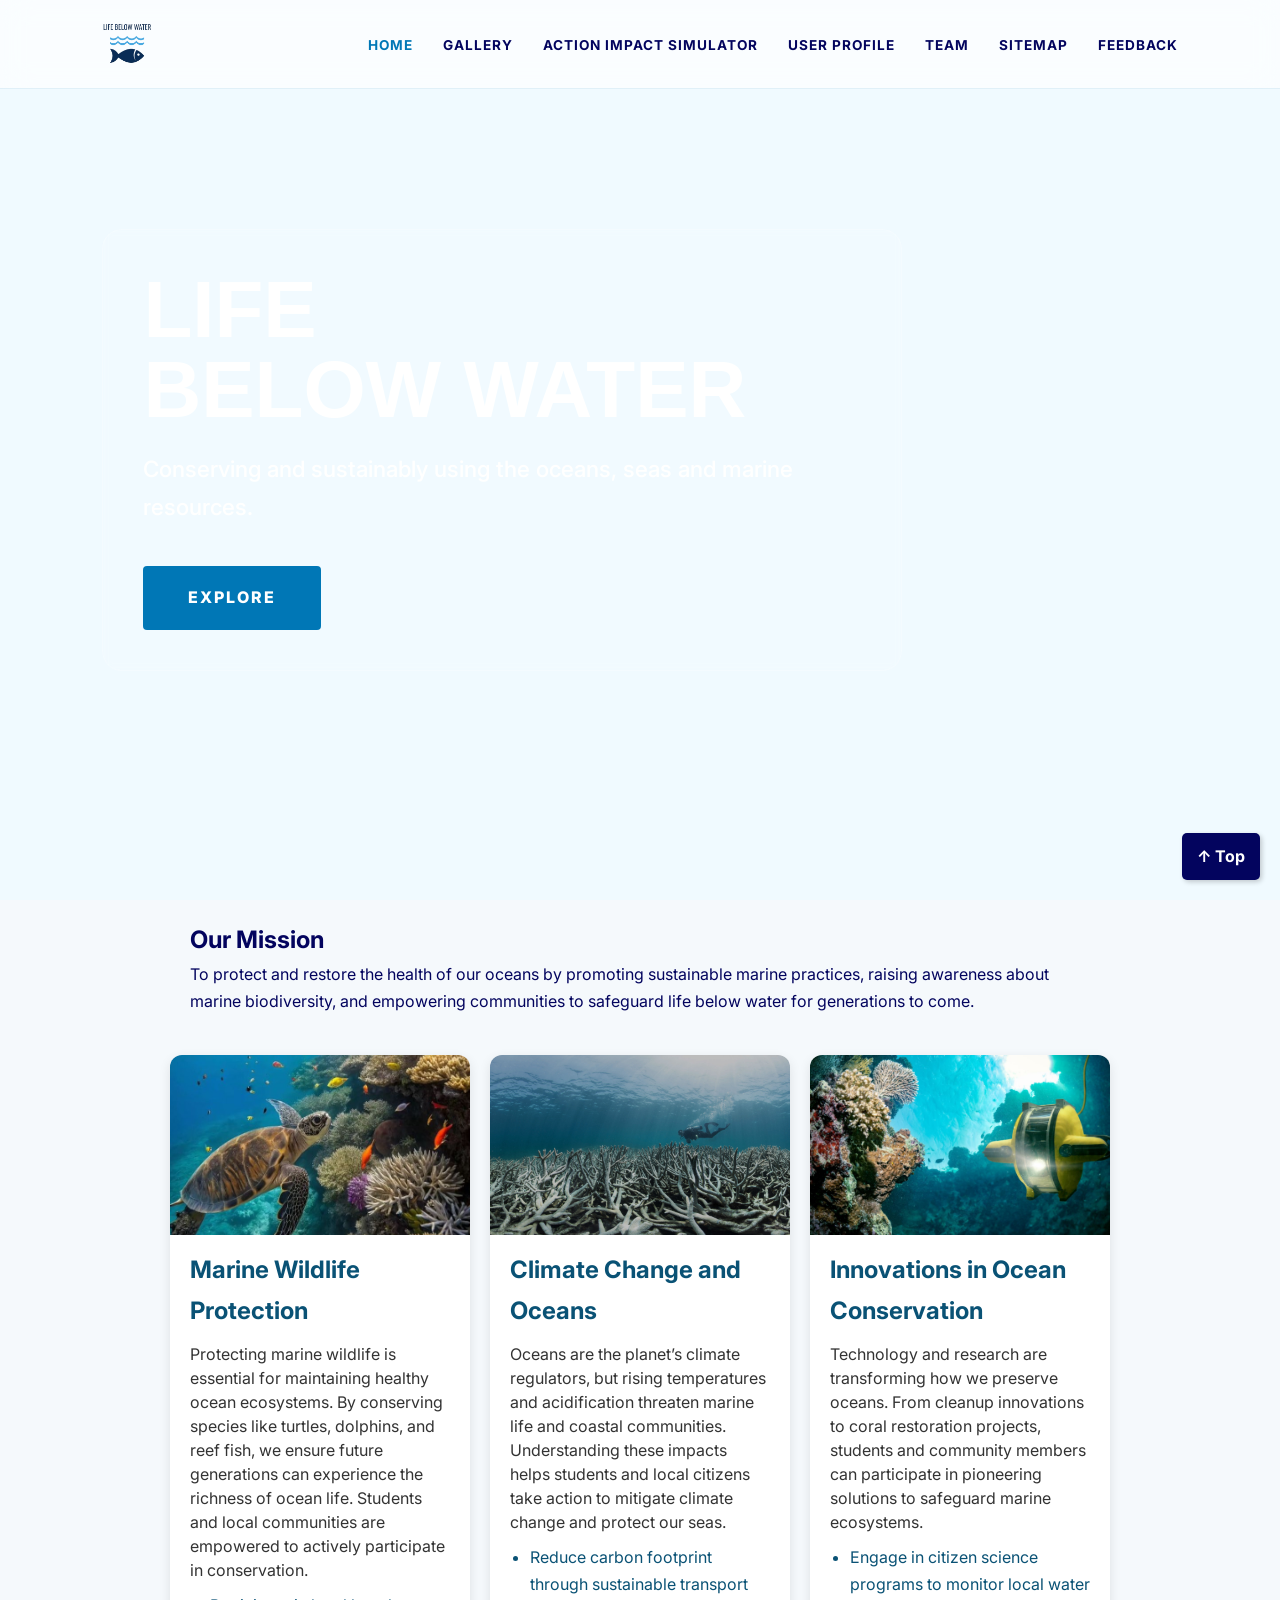
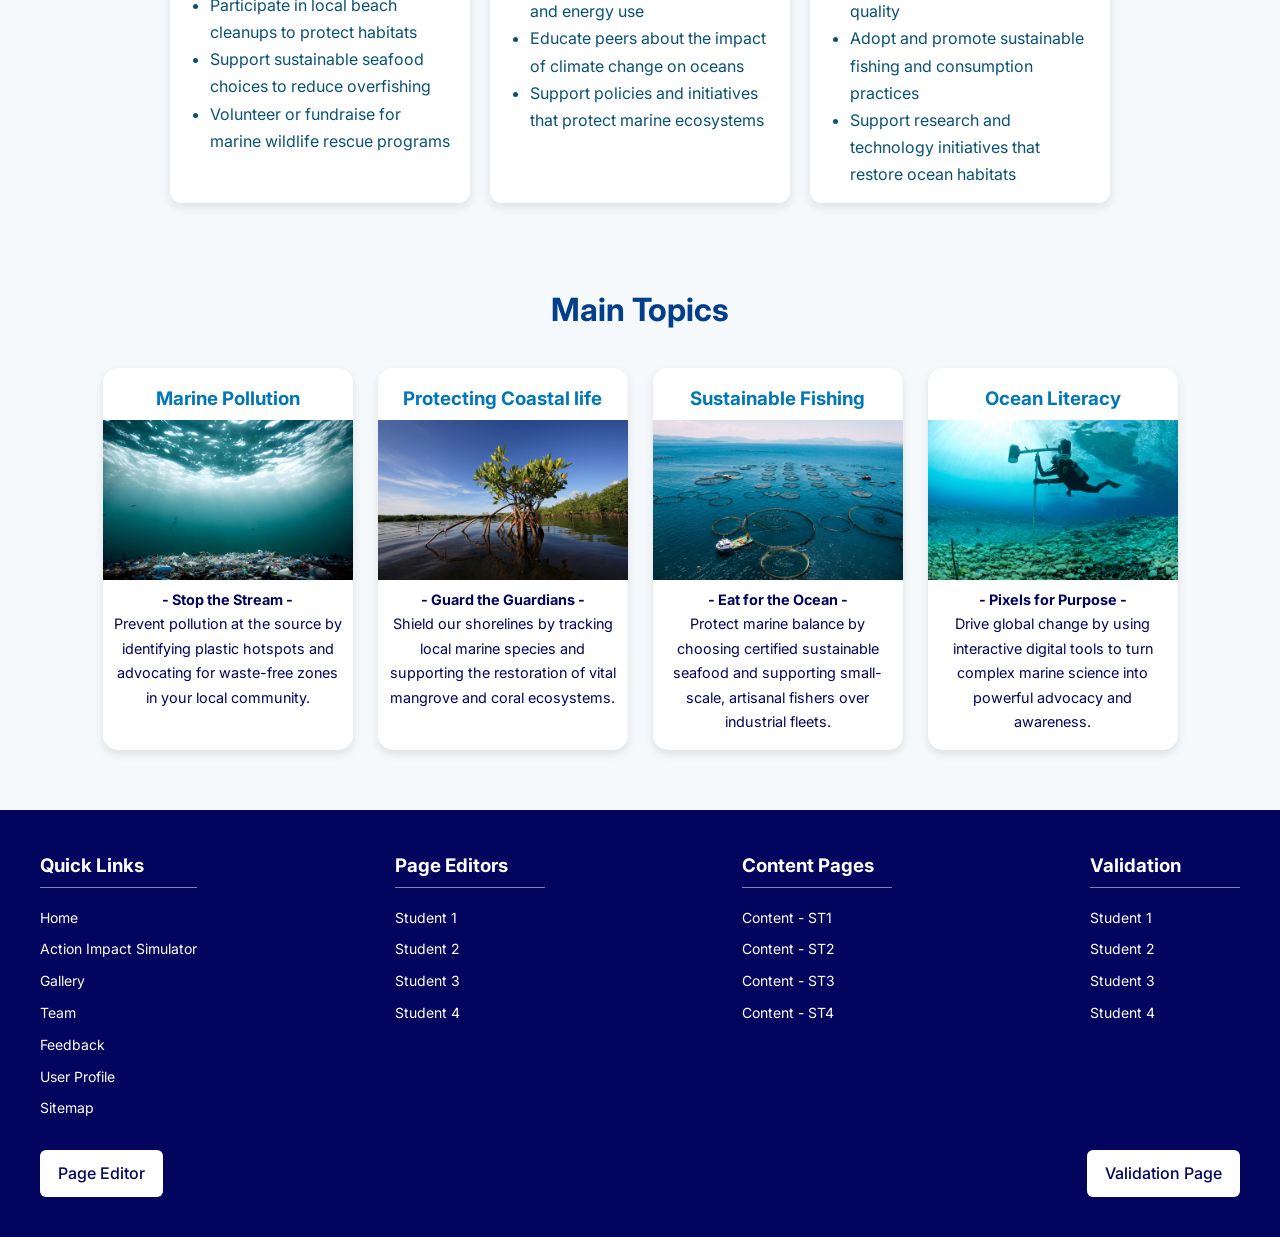
<file: index.html>
<!DOCTYPE html>
<html lang="en">
<head>
    <meta charset="UTF-8">
    <meta name="viewport" content="width=device-width, initial-scale=1.0">
    <title>Life Below Water | Home</title>
    
    <link rel="stylesheet" href="Global.css">
    <link rel="stylesheet" href="Home.css">
    <link href="https://fonts.googleapis.com/css2?family=Inter:wght@400;700&family=Outfit:wght@400;700&display=swap"
        rel="stylesheet">
</head>
<body>

    <div class="bg-wrapper"></div>
    <canvas id="bubble-canvas"></canvas>

    <header>
        <a href="index.html" class="logo">
            <img src="Student1_image18.png" alt="Logo">
        </a>

        <nav>
            <ul>
                <li><a href="index.html" class="active">Home</a></li>
                <li><a href="Gallery.html">Gallery</a></li>
                <li><a href="Peer.html">Action Impact Simulator</a></li>
                <li><a href="Peer.html">User Profile</a></li>
                <li><a href="Peer.html">Team</a></li>
                <li><a href="Peer.html">Sitemap</a></li>
                <li><a href="Peer.html">Feedback</a></li>
            </ul>
        </nav>
    </header>

    <main>
        <section class="hero">
            <div class="hero-content">
                <h1>Life <br>Below Water</h1>
                <p>Conserving and sustainably using the oceans, seas and marine resources.</p>
                <a href="#topics" class="btn-cta">Explore</a>
            </div>
        </section>

        <section class="card-container">
            <div class="mission-container reveal">
                <h2>Our Mission</h2>
                <p>
                    To protect and restore the health of our oceans by promoting sustainable marine practices, raising awareness about marine biodiversity, and empowering communities to safeguard life below water for generations to come.
                </p>
            </div>
        </section>

        <section class="card-container">
            <div class="card reveal">
                <img src="Student1_image1.jpg" alt="Sea turtle swimming" class="card-img">
            <div class="card-content">
                <h2 class="card-heading">Marine Wildlife Protection</h2>
                    <p>Protecting marine wildlife is essential for maintaining healthy ocean ecosystems. By conserving species like turtles, dolphins, and reef fish, we ensure future generations can experience the richness of ocean life. Students and local communities are empowered to actively participate in conservation.</p>
                    <ul class="card-highlights">
                        <li>Participate in local beach cleanups to protect habitats</li>
                        <li>Support sustainable seafood choices to reduce overfishing</li>
                        <li>Volunteer or fundraise for marine wildlife rescue programs</li>
                    </ul>
            </div>
            </div>

            <div class="card reveal">
                <img src="Student1_image2.jpg" alt="Bleached coral reef affected by climate change" class="card-img">
            <div class="card-content">
                <h2 class="card-heading">Climate Change and Oceans</h2>
                    <p>Oceans are the planet’s climate regulators, but rising temperatures and acidification threaten marine life and coastal communities. Understanding these impacts helps students and local citizens take action to mitigate climate change and protect our seas.</p>
                    <ul class="card-highlights">
                        <li>Reduce carbon footprint through sustainable transport and energy use</li>
                        <li>Educate peers about the impact of climate change on oceans</li>
                        <li>Support policies and initiatives that protect marine ecosystems</li>
                    </ul>
            </div>
            </div>

            <div class="card reveal">
                <img src="Student1_image3.png" alt="Ocean-cleaning robot in coastal waters" class="card-img">
            <div class="card-content">
                <h2 class="card-heading">Innovations in Ocean Conservation</h2>
                    <p>Technology and research are transforming how we preserve oceans. From cleanup innovations to coral restoration projects, students and community members can participate in pioneering solutions to safeguard marine ecosystems.</p>
                    <ul class="card-highlights">
                        <li>Engage in citizen science programs to monitor local water quality</li>
                        <li>Adopt and promote sustainable fishing and consumption practices</li>
                        <li>Support research and technology initiatives that restore ocean habitats</li>
                    </ul>
            </div>
            </div>
        </section>

        <section class="topics-section" id="topics">
            <h2 class="section-title">Main Topics</h2>

            <div class="topics-container">
                <a href="content_ST1.html" class="topic-card">
                    <h3>Marine Pollution</h3>
                    <img src="Student1_image4.jpg" alt="Pollution beneath sea">
                    <p><strong>- Stop the Stream -</strong><br>Prevent pollution at the source by identifying plastic hotspots and advocating for waste-free zones in your local community.</p>
                </a>

                <a href="Peer.html" class="topic-card">
                    <h3>Protecting Coastal life</h3>
                    <img src="Student1_image5.jpg" alt="Mangrove Plant in water">
                    <p><strong>- Guard the Guardians -</strong><br>Shield our shorelines by tracking local marine species and supporting the restoration of vital mangrove and coral ecosystems.</p>
                </a>

                <a href="Peer.html" class="topic-card">
                    <h3>Sustainable Fishing</h3>
                    <img src="Student1_image6.jpg" alt="Fish farms in sea">
                    <p><strong>- Eat for the Ocean -</strong><br>Protect marine balance by choosing certified sustainable seafood and supporting small-scale, artisanal fishers over industrial fleets.</p>
                </a>

                <a href="Peer.html" class="topic-card">
                    <h3>Ocean Literacy</h3>
                    <img src="Student1_image7.jpg" alt="Marine Biologist checking underwater">
                    <p><strong>- Pixels for Purpose -</strong><br>Drive global change by using interactive digital tools to turn complex marine science into powerful advocacy and awareness.</p>
                </a>
            </div>
        </section>


    </main>

    <a href="#top" class="top-button">↑ Top</a>

    <footer class="footer">

        <div class="footer-container">

        <div class="footer-column">
        <h3>Quick Links</h3>
        <a href="index.html">Home</a>
        <a href="Peer.html">Action Impact Simulator</a>
        <a href="Gallery.html">Gallery</a>
        <a href="Peer.html">Team</a>
        <a href="Peer.html">Feedback</a>
        <a href="Peer.html">User Profile</a>
        <a href="Peer.html">Sitemap</a>
        </div>

        <div class="footer-column">
        <h3>Page Editors</h3>
        <a href="pageEditor_ST1.html">Student 1</a>
        <a href="Peer.html">Student 2</a>
        <a href="Peer.html">Student 3</a>
        <a href="Peer.html">Student 4</a>
        </div>

        <div class="footer-column">
        <h3>Content Pages</h3>
        <a href="content_ST1.html">Content - ST1</a>
        <a href="Peer.html">Content - ST2</a>
        <a href="Peer.html">Content - ST3</a>
        <a href="Peer.html">Content - ST4</a>
        </div>

        <div class="footer-column">
        <h3>Validation</h3>
        <a href="validation_ST1.html">Student 1</a>
        <a href="Peer.html">Student 2</a>
        <a href="Peer.html">Student 3</a>
        <a href="Peer.html">Student 4</a>
        </div>

    </div>

    <div class="footer-bottom">
        <a href="pageEditor_ST1.html" class="footer-btn">Page Editor</a>
        <a href="validation_ST1.html" class="footer-btn">Validation Page</a>
    </div>

    </footer>

        <script>
            // --- BUBBLE ENGINE ---
            const canvas = document.getElementById('bubble-canvas');
            const ctx = canvas.getContext('2d');
            let bubbles = [];

            function resize() {
                canvas.width = window.innerWidth;
                canvas.height = window.innerHeight;
            }
            window.addEventListener('resize', resize);
            resize();

            class Bubble {
                constructor() { this.reset(); }
                reset() {
                    this.x = Math.random() * canvas.width;
                    this.y = canvas.height + 100;
                    this.size = Math.random() * 8 + 2;
                    this.speed = Math.random() * 1.2 + 0.3;
                    this.opacity = Math.random() * 0.3;
                }
                update() {
                    this.y -= this.speed;
                    if (this.y < -50) this.reset();
                }
                draw() {
                    ctx.beginPath();
                    ctx.arc(this.x, this.y, this.size, 0, Math.PI * 2);
                    ctx.fillStyle = `rgba(144, 224, 239, ${this.opacity})`;
                    ctx.fill();
                }
            }

            for(let i=0; i<50; i++) bubbles.push(new Bubble());

            function animate() {
                ctx.clearRect(0, 0, canvas.width, canvas.height);
                bubbles.forEach(b => { b.update(); b.draw(); });
                requestAnimationFrame(animate);
            }
            animate();

            // --- SCROLL REVEAL ENGINE ---
            const observer = new IntersectionObserver((entries) => {
                entries.forEach(entry => {
                    if (entry.isIntersecting) entry.target.classList.add('active');
                });
            }, { threshold: 0.1 });

            document.querySelectorAll('.reveal').forEach(el => observer.observe(el));
        </script>
    </body>
    </html>
</file>
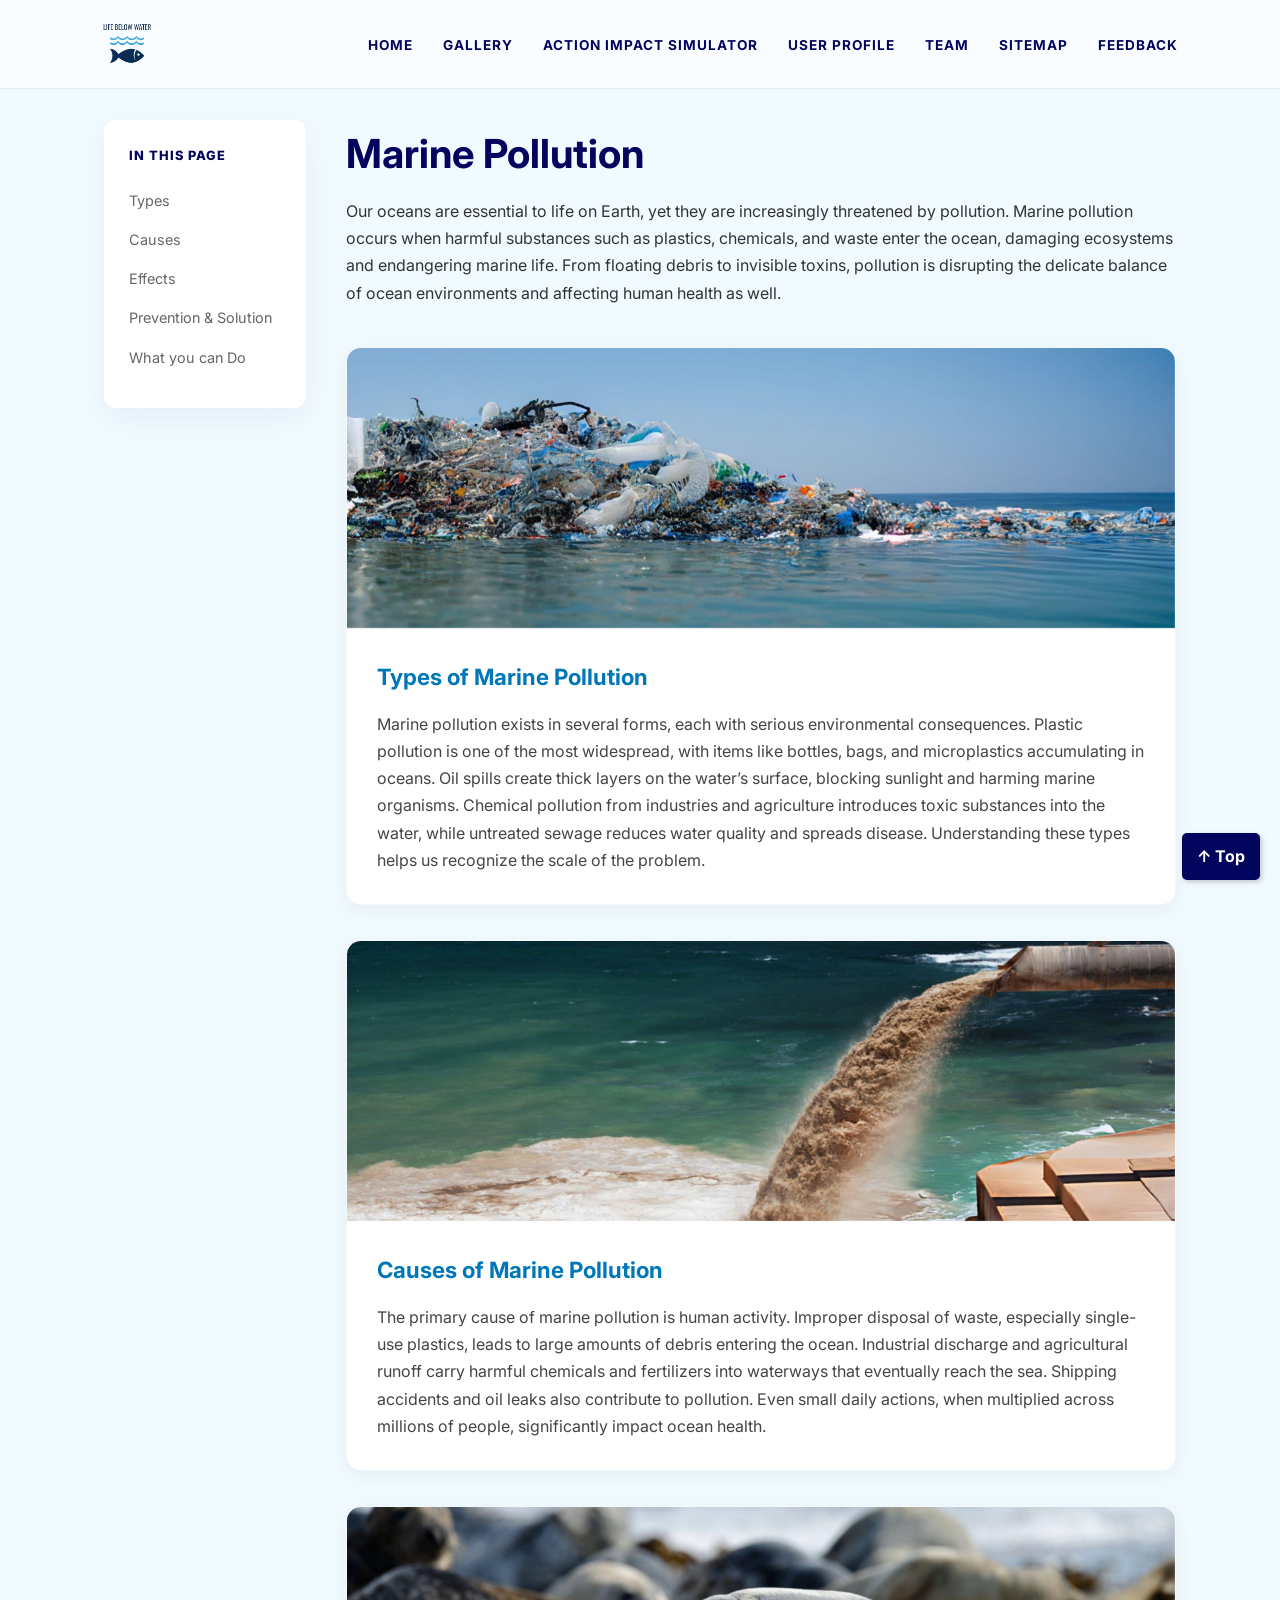
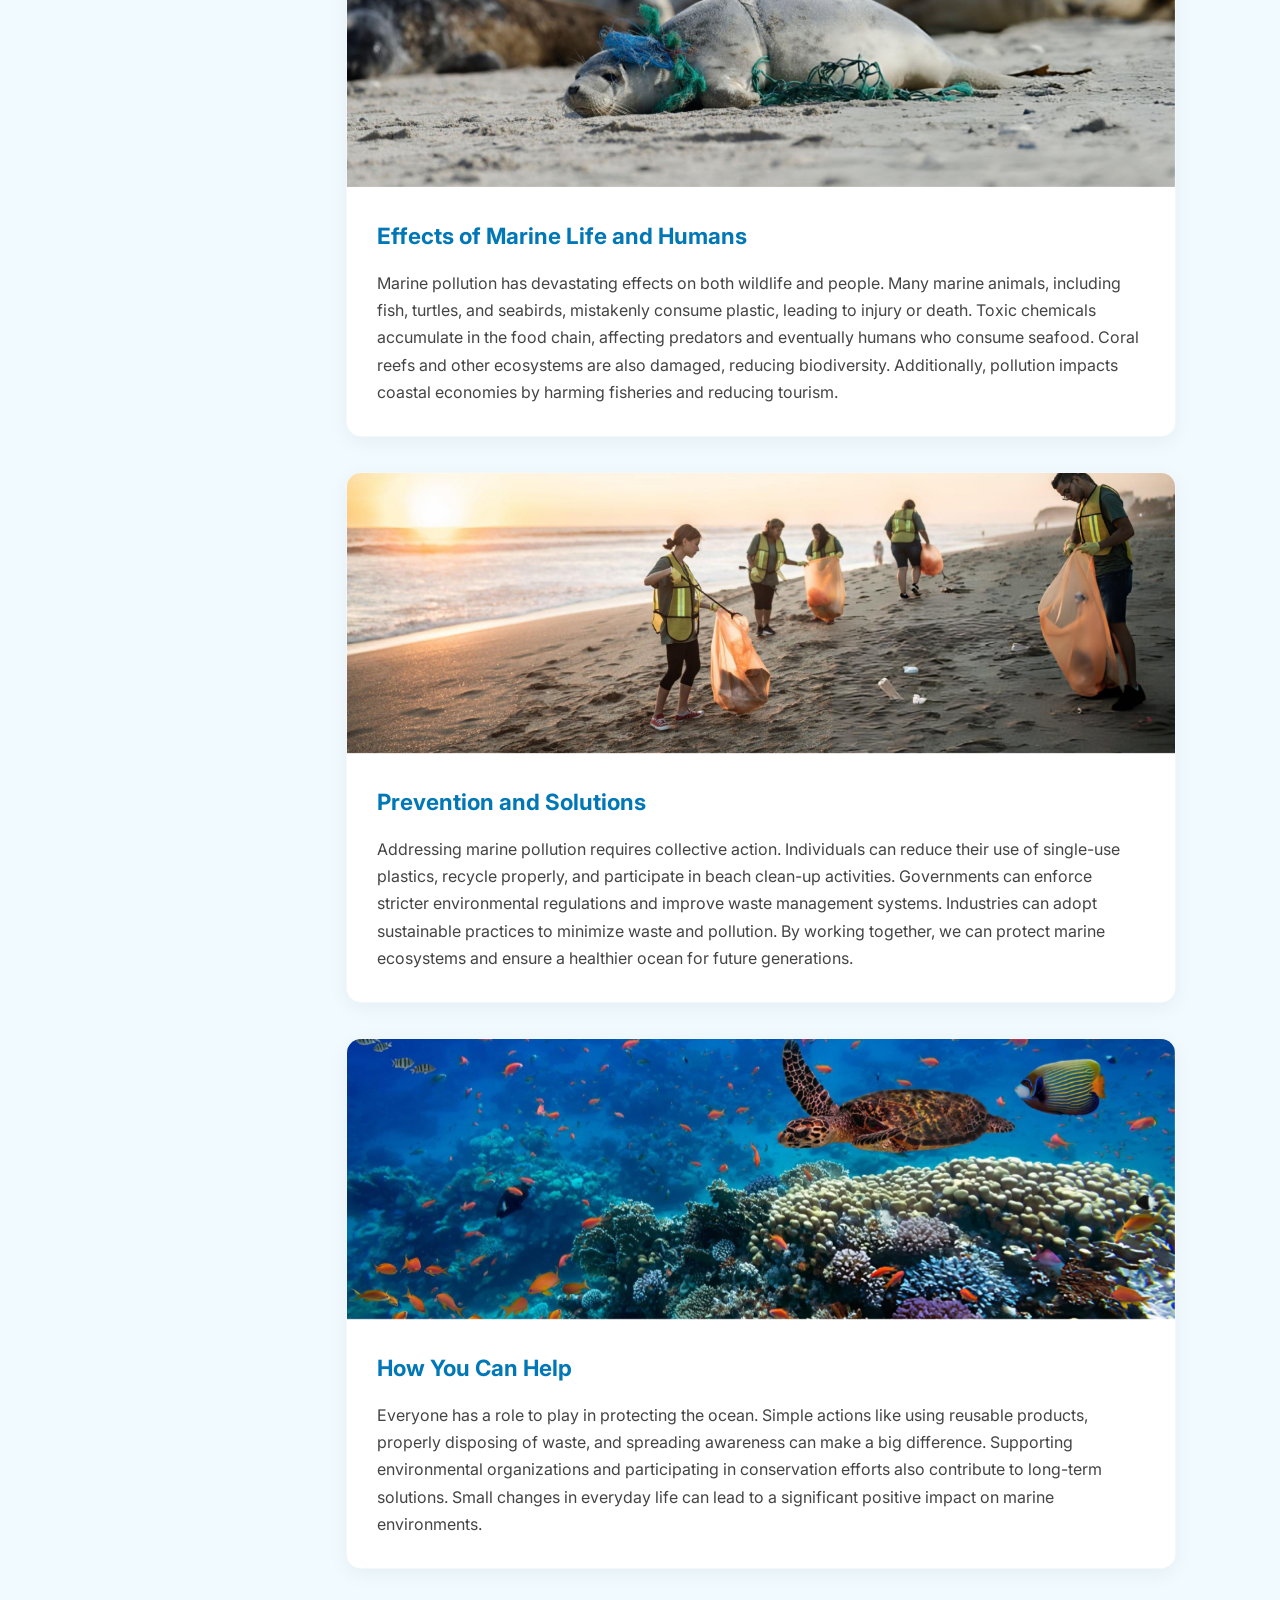
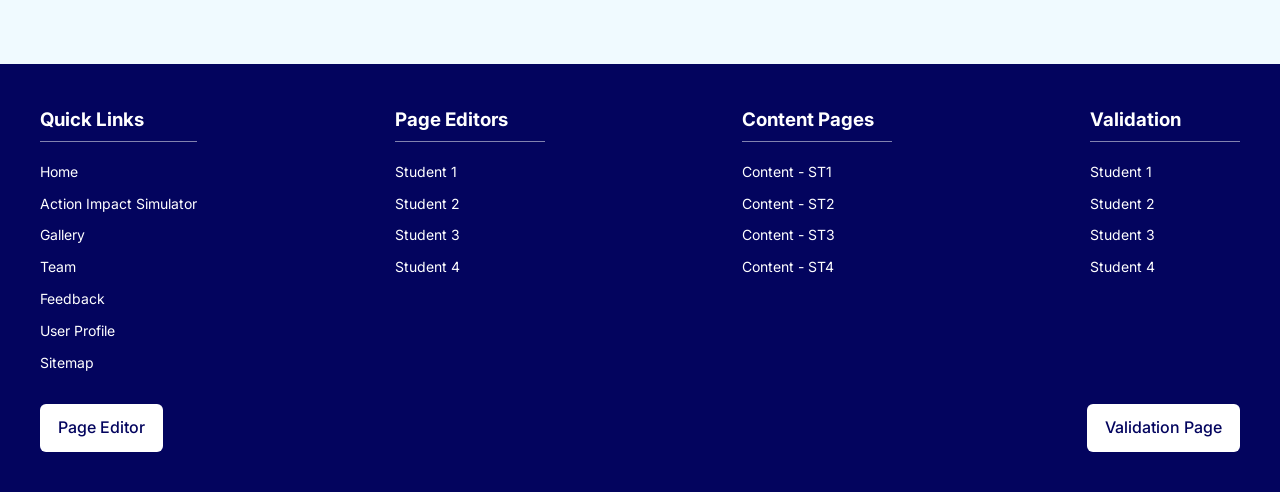
<file: content_ST1.html>
<!DOCTYPE html>
<html lang="en">
<head>
    <meta charset="UTF-8">
    <meta name="viewport" content="width=device-width, initial-scale=1.0">
    <title>Plastic Pollution | Life Below Water</title>
    <link rel="stylesheet" href="Global.css">
    <link rel="stylesheet" href="content_ST1.css">
    <link href="https://fonts.googleapis.com/css2?family=Inter:wght@400;700&family=Outfit:wght@400;700&display=swap"
        rel="stylesheet">
</head>
<body id="top">

    <header>
        <a href="index.html" class="logo">
            <img src="Student1_image18.png" alt="Logo">
        </a>

        <nav>
            <ul>
                <li><a href="index.html">Home</a></li>
                <li><a href="Gallery.html">Gallery</a></li>
                <li><a href="Peer.html">Action Impact Simulator</a></li>
                <li><a href="Peer.html">User Profile</a></li>
                <li><a href="Peer.html">Team</a></li>
                <li><a href="Peer.html">Sitemap</a></li>
                <li><a href="Peer.html">Feedback</a></li>
            </ul>
        </nav>
    </header>

    <main class="page-wrapper">
        <aside class="side-nav">
            <div class="side-nav-title">In this Page</div>
            <ul>
                <li><a href="#types">Types</a></li>
                <li><a href="#causes">Causes</a></li>
                <li><a href="#effects">Effects</a></li>
                <li><a href="#remedy">Prevention & Solution</a></li>
                <li><a href="#action">What you can Do</a></li>
            </ul>
        </aside>

        <div class="content-container">
            <section class="intro-box">
                <h1>Marine Pollution</h1>
                <p>Our oceans are essential to life on Earth, yet they are increasingly threatened by pollution. Marine pollution occurs when harmful substances such as plastics, chemicals, and waste enter the ocean, damaging ecosystems and endangering marine life. From floating debris to invisible toxins, pollution is disrupting the delicate balance of ocean environments and affecting human health as well.</p>
            </section>

            <section id="types" class="content-card">
                <div class="card-image">
                    <img src="Student1_image12.jpg" alt="Plastic Pollution in sea">
                </div>
                <div class="card-text">
                    <h2>Types of Marine Pollution</h2>
                    <p>Marine pollution exists in several forms, each with serious environmental consequences. Plastic pollution is one of the most widespread, with items like bottles, bags, and microplastics accumulating in oceans. Oil spills create thick layers on the water’s surface, blocking sunlight and harming marine organisms. Chemical pollution from industries and agriculture introduces toxic substances into the water, while untreated sewage reduces water quality and spreads disease. Understanding these types helps us recognize the scale of the problem.</p>
                </div>
            </section>

            <section id="causes" class="content-card">
                <div class="card-image">
                    <img src="Student1_image13.jpg" alt="Industrial waste water mixing in sea">
                </div>
                <div class="card-text">
                    <h2>Causes of Marine Pollution</h2>
                    <p>The primary cause of marine pollution is human activity. Improper disposal of waste, especially single-use plastics, leads to large amounts of debris entering the ocean. Industrial discharge and agricultural runoff carry harmful chemicals and fertilizers into waterways that eventually reach the sea. Shipping accidents and oil leaks also contribute to pollution. Even small daily actions, when multiplied across millions of people, significantly impact ocean health.</p>
                </div>
            </section>

            <section id="effects" class="content-card">
                <div class="card-image">
                    <img src="Student1_image14.jpg" alt="Seal caught in net">
                </div>
                <div class="card-text">
                    <h2>Effects of Marine Life and Humans</h2>
                    <p>Marine pollution has devastating effects on both wildlife and people. Many marine animals, including fish, turtles, and seabirds, mistakenly consume plastic, leading to injury or death. Toxic chemicals accumulate in the food chain, affecting predators and eventually humans who consume seafood. Coral reefs and other ecosystems are also damaged, reducing biodiversity. Additionally, pollution impacts coastal economies by harming fisheries and reducing tourism.</p>
                </div>
            </section>

            <section id="remedy" class="content-card">
                <div class="card-image">
                    <img src="Student1_image15.jpg" alt="Microplastics">
                </div>
                <div class="card-text">
                    <h2>Prevention and Solutions</h2>
                    <p>Addressing marine pollution requires collective action. Individuals can reduce their use of single-use plastics, recycle properly, and participate in beach clean-up activities. Governments can enforce stricter environmental regulations and improve waste management systems. Industries can adopt sustainable practices to minimize waste and pollution. By working together, we can protect marine ecosystems and ensure a healthier ocean for future generations.</p>
                </div>
            </section>

            <section id="action" class="content-card">
                <div class="card-image">
                    <img src="Student1_image16.jpg" alt="Microplastics">
                </div>
                <div class="card-text">
                    <h2>How You Can Help</h2>
                    <p>Everyone has a role to play in protecting the ocean. Simple actions like using reusable products, properly disposing of waste, and spreading awareness can make a big difference. Supporting environmental organizations and participating in conservation efforts also contribute to long-term solutions. Small changes in everyday life can lead to a significant positive impact on marine environments.</p>
                </div>
            </section>
        </div>
    </main>

    <a href="#top" class="top-button">↑ Top</a>

    <footer class="footer">

        <div class="footer-container">

        <div class="footer-column">
        <h3>Quick Links</h3>
        <a href="index.html">Home</a>
        <a href="Peer.html">Action Impact Simulator</a>
        <a href="Gallery.html">Gallery</a>
        <a href="Peer.html">Team</a>
        <a href="Peer.html">Feedback</a>
        <a href="Peer.html">User Profile</a>
        <a href="Peer.html">Sitemap</a>
        </div>

        <div class="footer-column">
        <h3>Page Editors</h3>
        <a href="pageEditor_ST1.html">Student 1</a>
        <a href="Peer.html">Student 2</a>
        <a href="Peer.html">Student 3</a>
        <a href="Peer.html">Student 4</a>
        </div>

        <div class="footer-column">
        <h3>Content Pages</h3>
        <a href="content_ST1.html">Content - ST1</a>
        <a href="Peer.html">Content - ST2</a>
        <a href="Peer.html">Content - ST3</a>
        <a href="Peer.html">Content - ST4</a>
        </div>

        <div class="footer-column">
        <h3>Validation</h3>
        <a href="validation_ST1.html">Student 1</a>
        <a href="Peer.html">Student 2</a>
        <a href="Peer.html">Student 3</a>
        <a href="Peer.html">Student 4</a>
        </div>

    </div>


    <div class="footer-bottom">
        <a href="pageEditor_ST1.html" class="footer-btn">Page Editor</a>
        <a href="validation_ST1.html" class="footer-btn">Validation Page</a>
    </div>

    </footer>


</body>
</html>
</file>
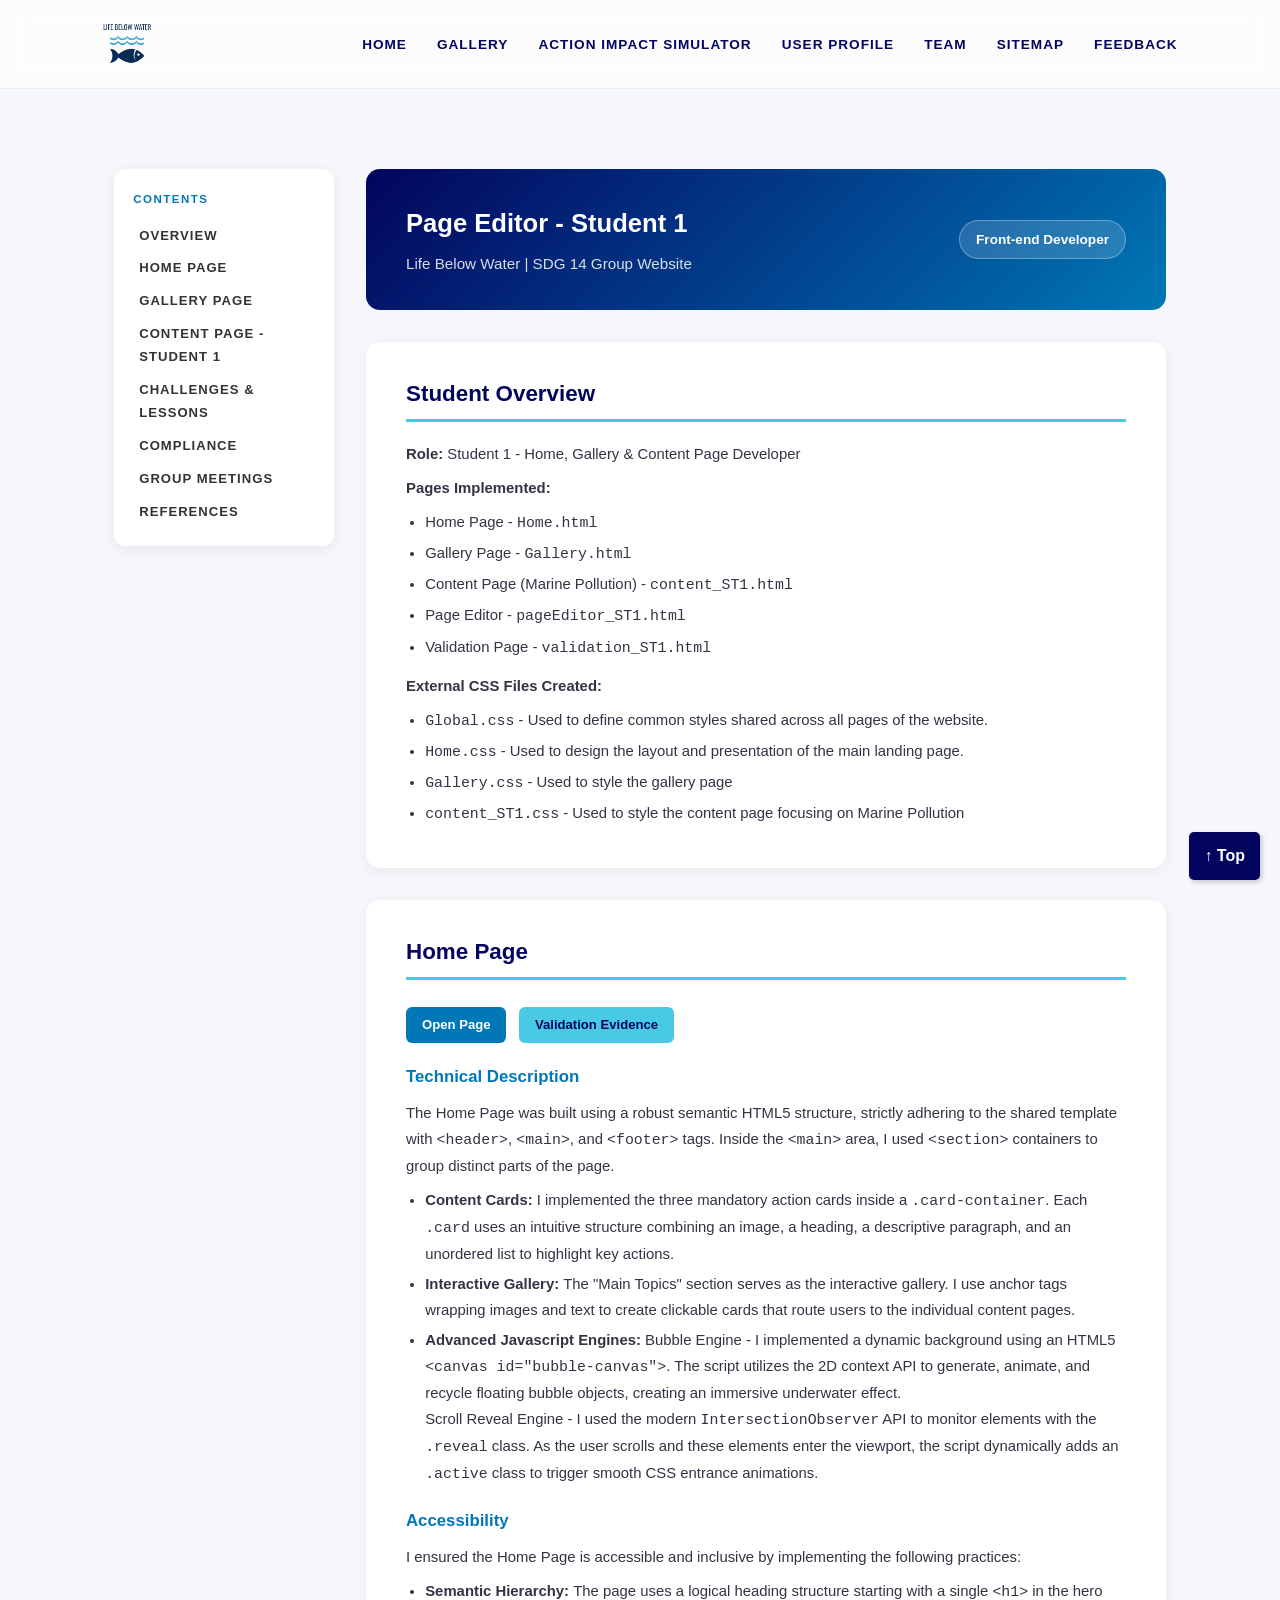
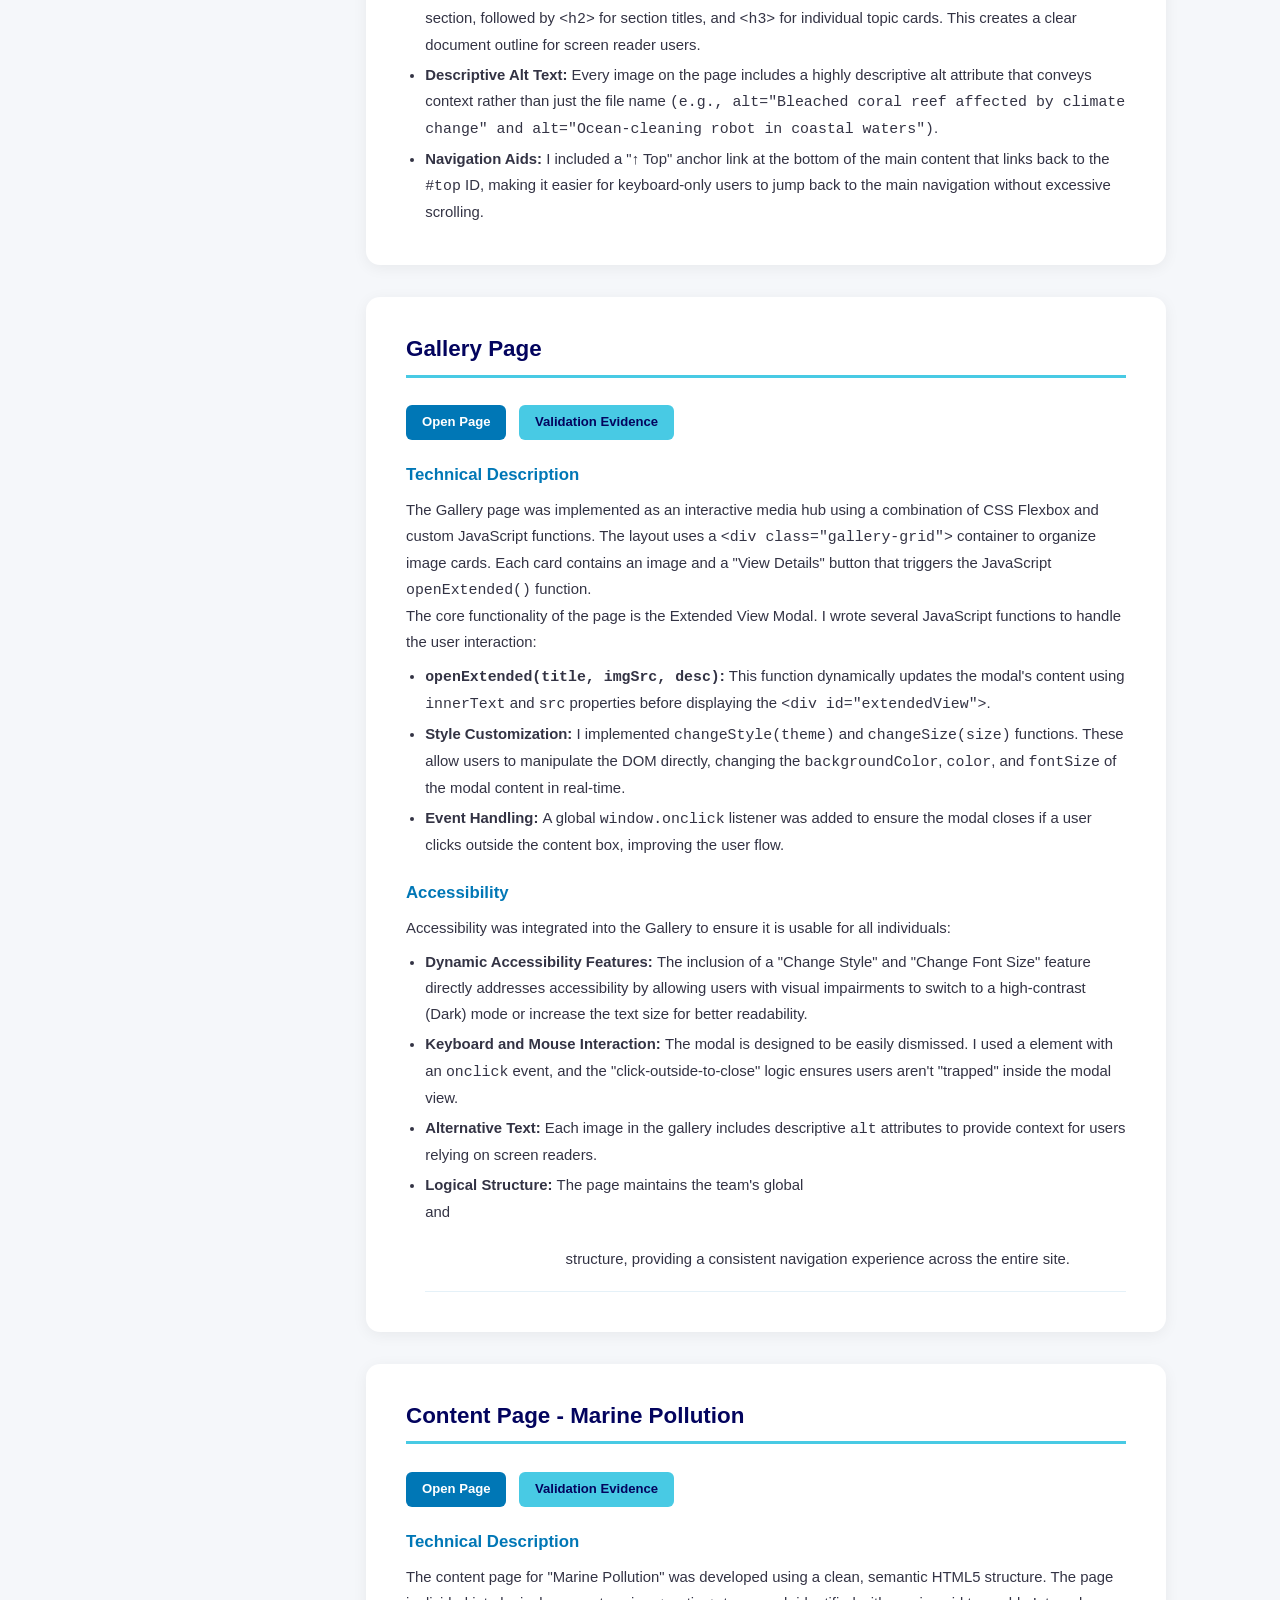
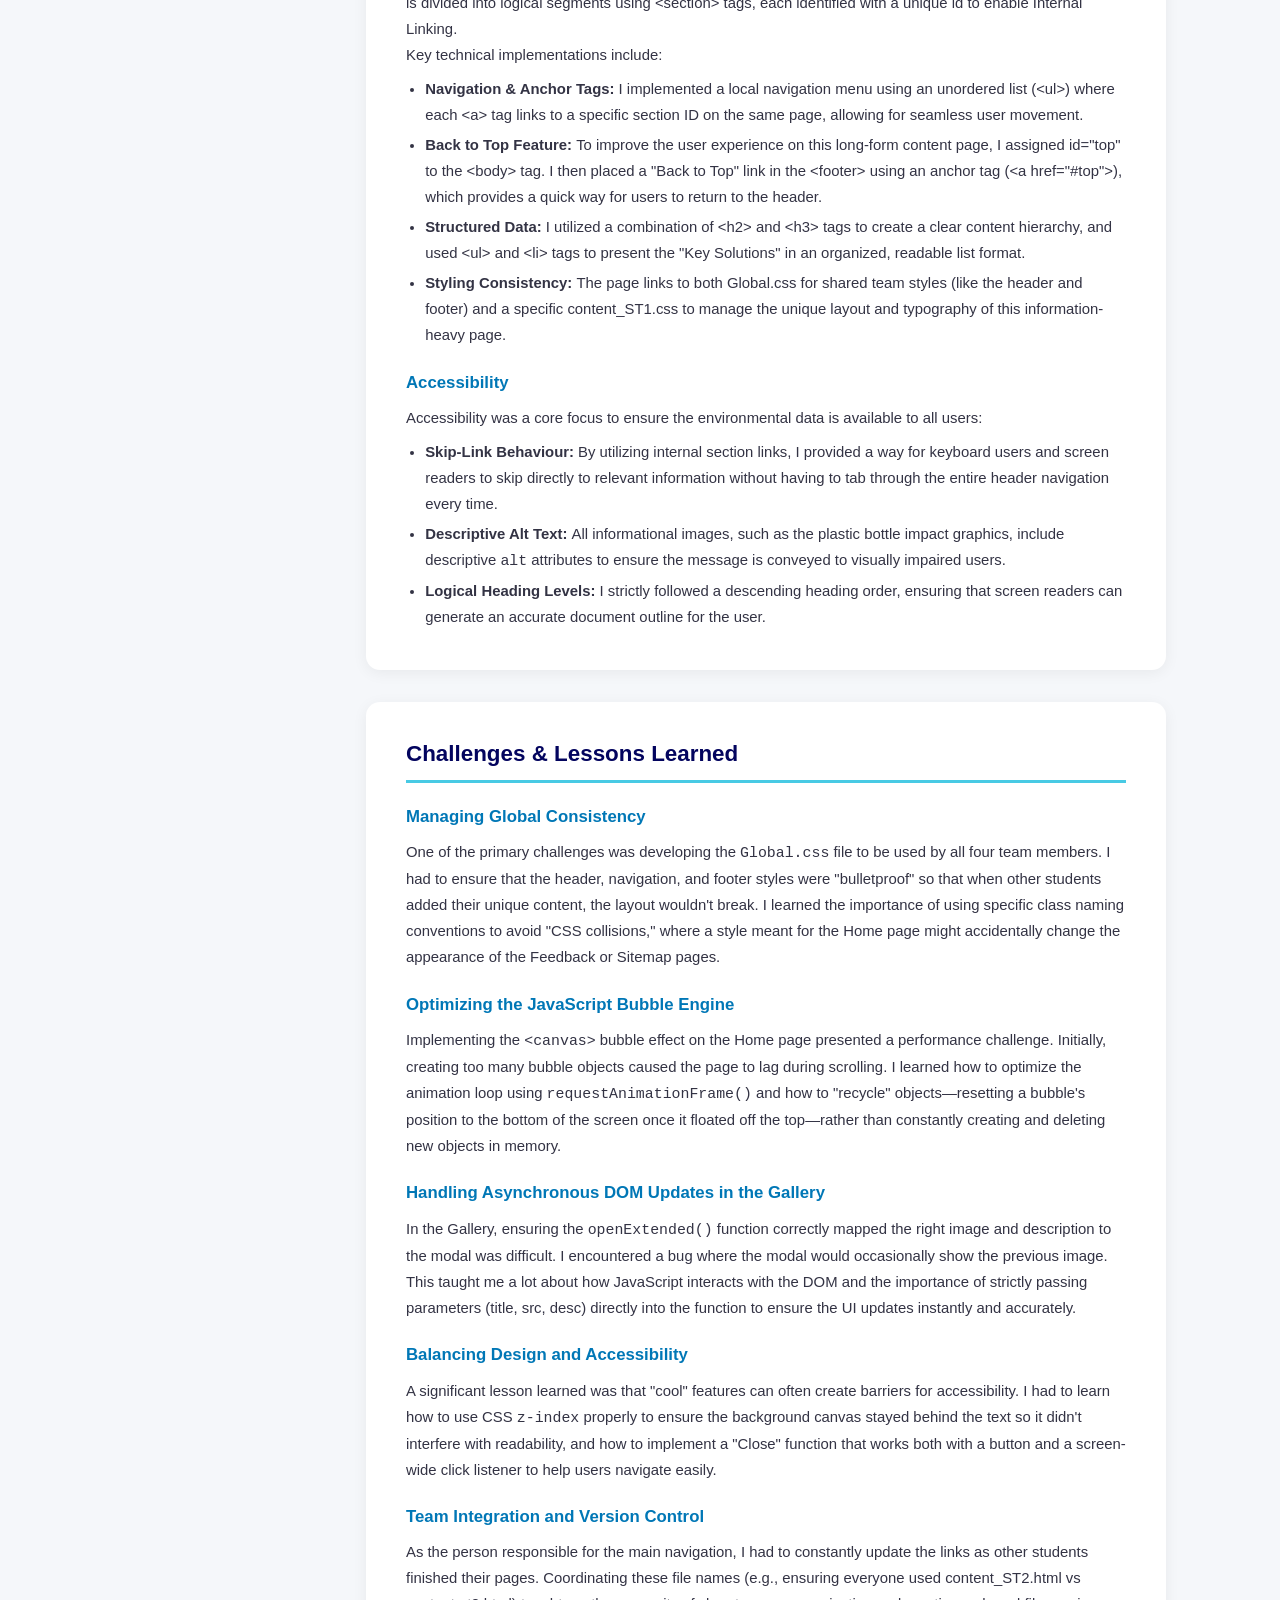
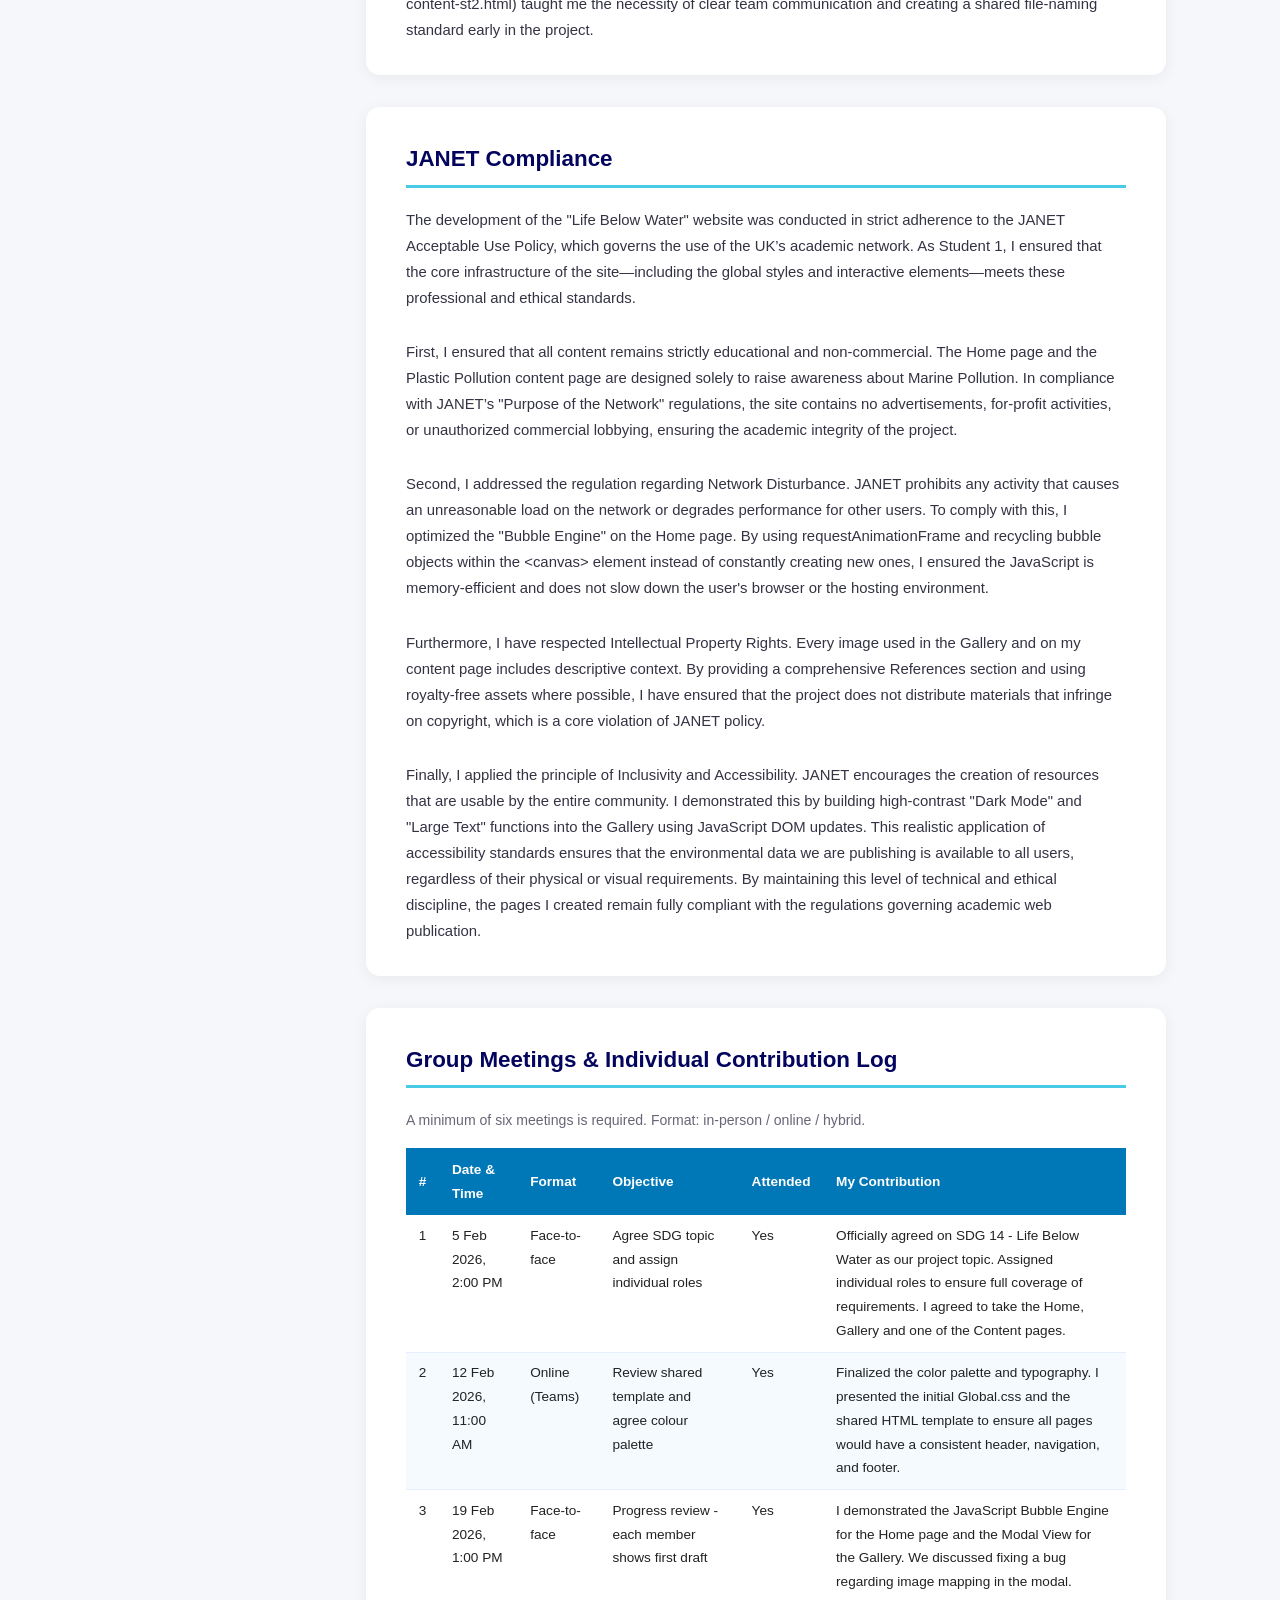
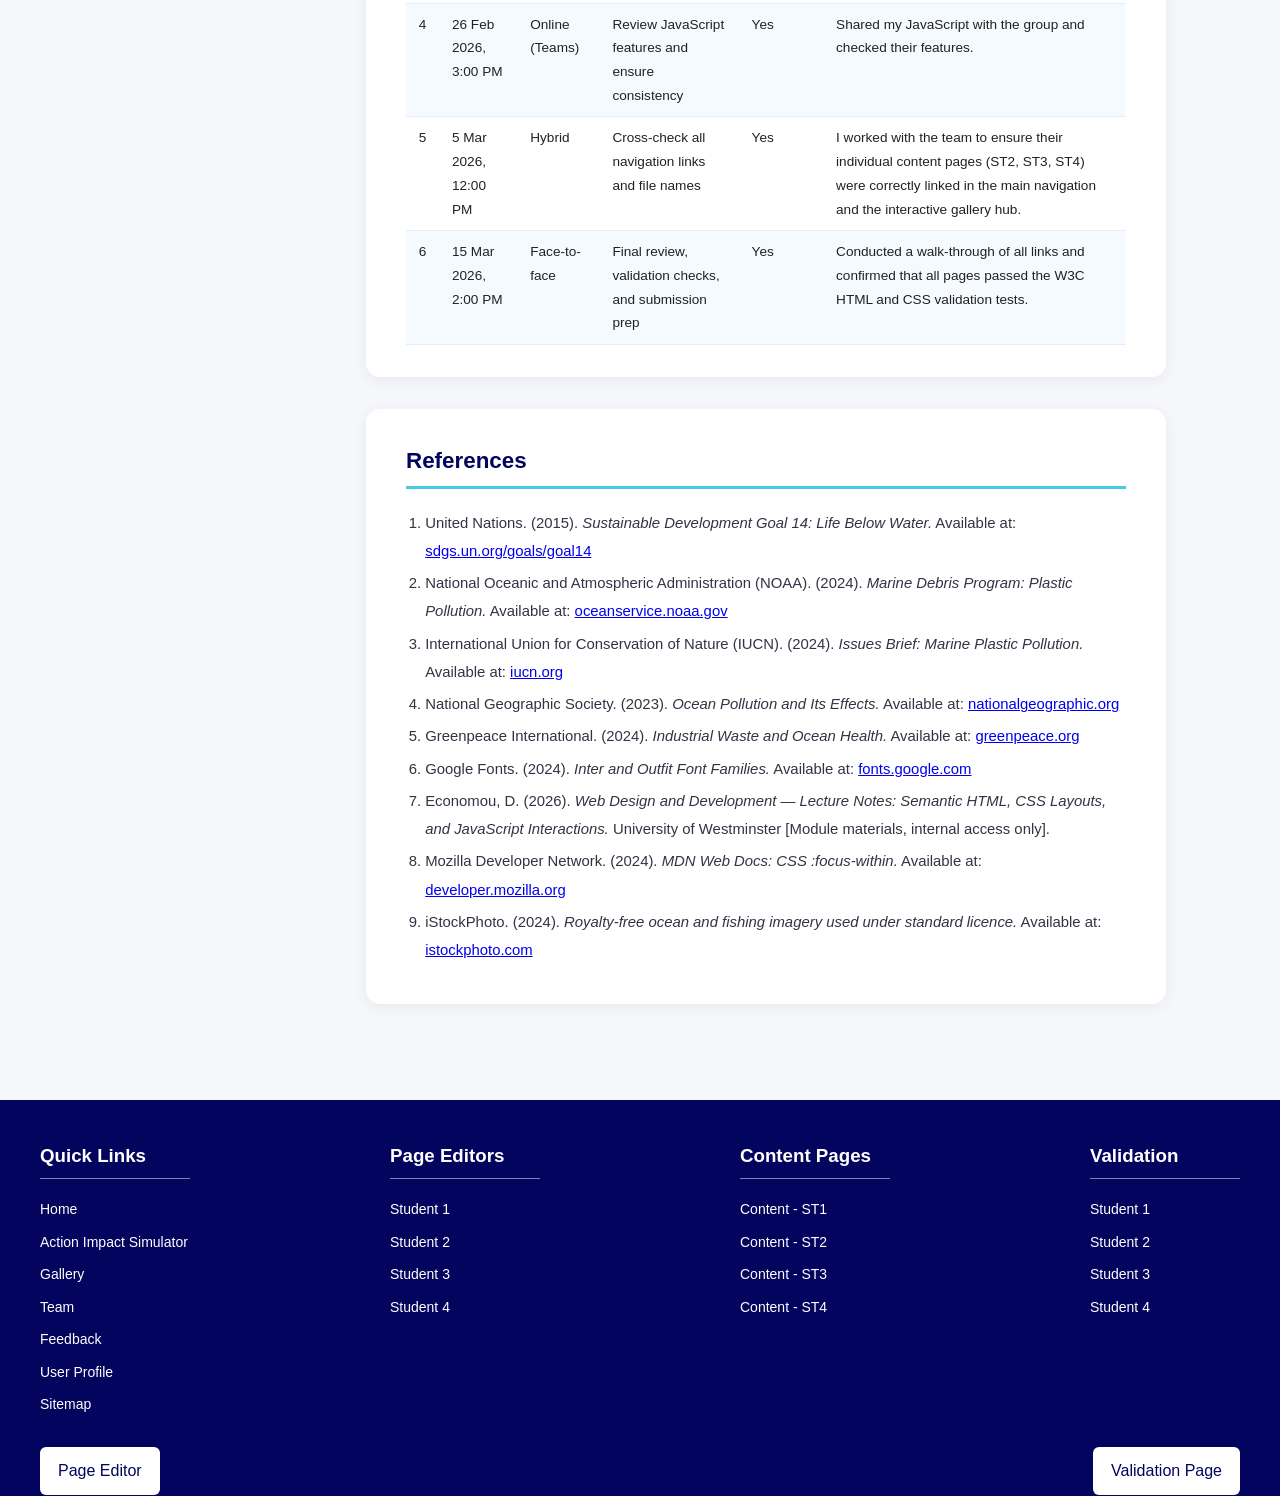
<file: pageEditor_ST1.html>
<!DOCTYPE html>
<html lang="en">
<head>
    <meta charset="UTF-8">
    <meta name="viewport" content="width=device-width, initial-scale=1.0">
    <title>Life Below Water | Page Editor ST1</title>
    
    <link rel="stylesheet" href="Global.css">
    <link rel="stylesheet" href="pageEditor_ST1.css">
    <link href="https://fonts.googleapis.com/css2?family=Inter:wght@400;700&family=Outfit:wght@400;700&display=swap"
        rel="stylesheet">
</head>
<body>

    <header>
        <a href="index.html" class="logo">
            <img src="Student1_image18.png" alt="Logo">
        </a>

        <nav>
            <ul>
                <li><a href="index.html">Home</a></li>
                <li><a href="Gallery.html">Gallery</a></li>
                <li><a href="Peer.html">Action Impact Simulator</a></li>
                <li><a href="Peer.html">User Profile</a></li>
                <li><a href="Peer.html">Team</a></li>
                <li><a href="Peer.html">Sitemap</a></li>
                <li><a href="Peer.html">Feedback</a></li>
            </ul>
        </nav>
    </header>

    <div class="pe-wrapper">

        <aside class="pe-sidebar">
            <nav aria-label="Page editor contents">
                <h3>Contents</h3>
                <ul>
                    <li><a href="#identity">Overview</a></li>
                    <li><a href="#Home_page">Home Page</a></li>
                    <li><a href="#Gallery_page">Gallery Page</a></li>
                    <li><a href="#contentST1_page">Content Page - Student 1</a></li>
                    <li><a href="#challenges">Challenges & Lessons</a></li>
                    <li><a href="#janet">Compliance</a></li>
                    <li><a href="#meetings">Group Meetings</a></li>
                    <li><a href="#references">References</a></li>
                </ul>
            </nav>
        </aside>

        <main class="pe-main">

            <div class="pe-identity" id="identity">
                <div>
                    <h1>Page Editor - Student 1</h1>
                    <p style="opacity:0.85;margin-top:0.3rem;font-size:0.95rem;">Life Below Water | SDG 14 Group Website</p>
                </div>
                <div class="role-badge">Front-end Developer</div>
            </div>

            <!Overview>
            <section class="pe-card">
                <h2>Student Overview</h2>
                <p><strong>Role:</strong> Student 1 - Home, Gallery &amp; Content Page Developer</p>
                <p style="margin-top:0.5rem;"><strong>Pages Implemented:</strong></p>
                <ul>
                    <li>Home Page - <code>Home.html</code></li>
                    <li>Gallery Page - <code>Gallery.html</code></li>
                    <li>Content Page (Marine Pollution) - <code>content_ST1.html</code></li>
                    <li>Page Editor - <code>pageEditor_ST1.html</code></li>
                    <li>Validation Page - <code>validation_ST1.html</code></li>
                </ul>
                <p style="margin-top:0.8rem;"><strong>External CSS Files Created:</strong></p>
                <ul>
                    <li><code>Global.css</code> - Used to define common styles shared across all pages of the website.</li>
                    <li><code>Home.css</code> - Used to design the layout and presentation of the main landing page.</li>
                    <li><code>Gallery.css</code> - Used to style the gallery page</li>
                    <li><code>content_ST1.css</code> - Used to style the content page focusing on Marine Pollution</li>
                </ul>
            </section>

            <section class="pe-card" id="Home_page">
                <h2>Home Page</h2>
                <a href="Home.html" target="_blank" class="page-link-btn" rel="noopener">Open Page </a>
                <a href="validation_ST1.html#val-Home" target="_blank" class="page-link-btn" rel="noopener" style="margin-left:0.5rem;background:#48cae4;color:#03045e;">Validation Evidence </a>

                <h3>Technical Description</h3>
                <p>The Home Page was built using a robust semantic HTML5 structure, strictly adhering to the shared template with <code>&lt;header&gt;</code>, <code>&lt;main&gt;</code>, and <code>&lt;footer&gt;</code> tags. Inside the <code>&lt;main&gt;</code> area, I used <code>&lt;section&gt;</code> containers to group distinct parts of the page.</p>
    
                <ul>
                    <li><strong>Content Cards: </strong>I implemented the three mandatory action cards inside a <code>.card-container</code>. Each <code>.card</code> uses an intuitive structure combining an image, a heading, a descriptive paragraph, and an unordered list to highlight key actions.</li>
                    <li><strong>Interactive Gallery: </strong>The "Main Topics" section serves as the interactive gallery. I use anchor tags wrapping images and text to create clickable cards that route users to the individual content pages.</li> 
                    <li><strong>Advanced Javascript Engines: </strong>Bubble Engine - I implemented a dynamic background using an HTML5 <code>&lt;canvas id="bubble-canvas"&gt;</code>. The script utilizes the 2D context API to generate, animate, and recycle floating bubble objects, creating an immersive underwater effect.<br> Scroll Reveal Engine - I used the modern <code>IntersectionObserver</code> API to monitor elements with the <code>.reveal</code> class. As the user scrolls and these elements enter the viewport, the script dynamically adds an <code>.active</code> class to trigger smooth CSS entrance animations.</li>
                </ul>

                <h3>Accessibility</h3>
                <p>I ensured the Home Page is accessible and inclusive by implementing the following practices:</p>
                <ul>
                    <li><strong>Semantic Hierarchy: </strong>The page uses a logical heading structure starting with a single <code>&lt;h1&gt;</code> in the hero section, followed by <code>&lt;h2&gt;</code> for section titles, and <code>&lt;h3&gt;</code> for individual topic cards. This creates a clear document outline for screen reader users.</li>
                    <li><strong>Descriptive Alt Text: </strong>Every image on the page includes a highly descriptive alt attribute that conveys context rather than just the file name <code>(e.g., alt="Bleached coral reef affected by climate change" and alt="Ocean-cleaning robot in coastal waters")</code>.</li>
                    <li><strong>Navigation Aids: </strong>I included a "↑ Top" anchor link at the bottom of the main content that links back to the <code>#top</code> ID, making it easier for keyboard-only users to jump back to the main navigation without excessive scrolling.</li>
                </ul>
            </section>

            <!Team Page>
            <section class="pe-card" id="Gallery_page">
                <h2>Gallery Page</h2>
                <a href="Gallery.html" target="_blank" class="page-link-btn" rel="noopener">Open Page </a>
                <a href="validation_ST1.html#val-Gallery" target="_blank" class="page-link-btn" rel="noopener" style="margin-left:0.5rem;background:#48cae4;color:#03045e;">Validation Evidence </a>

                <h3>Technical Description</h3>
                <p>The Gallery page was implemented as an interactive media hub using a combination of CSS Flexbox and custom JavaScript functions. The layout uses a <code>&lt;div class="gallery-grid"&gt;</code> container to organize image cards. Each card contains an image and a "View Details" button that triggers the JavaScript <code>openExtended()</code> function.<br> The core functionality of the page is the Extended View Modal. I wrote several JavaScript functions to handle the user interaction:</p>
                <ul>
                    <li><strong><code>openExtended(title, imgSrc, desc)</code>: </strong>This function dynamically updates the modal's content using <code>innerText</code> and <code>src</code> properties before displaying the <code>&lt;div id="extendedView"&gt;</code>.
                    <li><strong>Style Customization: </strong>I implemented <code>changeStyle(theme)</code> and <code>changeSize(size)</code> functions. These allow users to manipulate the DOM directly, changing the <code>backgroundColor</code>, <code>color</code>, and <code>fontSize</code> of the modal content in real-time.</li>
                    <li><strong>Event Handling: </strong>A global <code>window.onclick</code> listener was added to ensure the modal closes if a user clicks outside the content box, improving the user flow.</li>
                </ul>   

                <h3>Accessibility</h3>
                <p>Accessibility was integrated into the Gallery to ensure it is usable for all individuals:</p>
                <ul>
                    <li><strong>Dynamic Accessibility Features: </strong>The inclusion of a "Change Style" and "Change Font Size" feature directly addresses accessibility by allowing users with visual impairments to switch to a high-contrast (Dark) mode or increase the text size for better readability.</li>
                    <li><strong>Keyboard and Mouse Interaction: </strong>The modal is designed to be easily dismissed. I used a <code><span class="close"></code> element with an <code>onclick</code> event, and the "click-outside-to-close" logic ensures users aren't "trapped" inside the modal view.</li>
                    <li><strong>Alternative Text: </strong>Each image in the gallery includes descriptive <code>alt</code> attributes to provide context for users relying on screen readers.</li>
                    <li><strong>Logical Structure: </strong>The page maintains the team's global <code><nav></code> and <code><header></code> structure, providing a consistent navigation experience across the entire site.</li>
            </section>

            <!Content Page>
            <section class="pe-card" id="contentST1_page">
                <h2>Content Page - Marine Pollution</h2>
                <a href="content_ST1.html" target="_blank" class="page-link-btn" rel="noopener">Open Page </a>
                <a href="validation_ST1.html#val-contentST1" target="_blank" class="page-link-btn" rel="noopener" style="margin-left:0.5rem;background:#48cae4;color:#03045e;">Validation Evidence </a>

                <h3>Technical Description</h3>
                <p>The content page for "Marine Pollution" was developed using a clean, semantic HTML5 structure. The page is divided into logical segments using &lt;section&gt; tags, each identified with a unique id to enable Internal Linking.<br>Key technical implementations include: </p>
                <ul>
                    <li><strong>Navigation & Anchor Tags: </strong>I implemented a local navigation menu using an unordered list (&lt;ul&gt;) where each &lt;a&gt; tag links to a specific section ID on the same page, allowing for seamless user movement.</li>
                    <li><strong>Back to Top Feature: </strong>To improve the user experience on this long-form content page, I assigned id="top" to the &lt;body&gt; tag. I then placed a "Back to Top" link in the &lt;footer&gt; using an anchor tag (&lt;a href="#top"&gt;), which provides a quick way for users to return to the header.</li>
                    <li><strong>Structured Data: </strong>I utilized a combination of &lt;h2&gt; and &lt;h3&gt; tags to create a clear content hierarchy, and used &lt;ul&gt; and &lt;li&gt; tags to present the "Key Solutions" in an organized, readable list format.</li>
                    <li><strong>Styling Consistency: </strong>The page links to both Global.css for shared team styles (like the header and footer) and a specific content_ST1.css to manage the unique layout and typography of this information-heavy page.</li>
                </ul>

                <h3>Accessibility</h3>
                <p>Accessibility was a core focus to ensure the environmental data is available to all users:</p>
                <ul>
                    <li><strong>Skip-Link Behaviour: </strong>By utilizing internal section links, I provided a way for keyboard users and screen readers to skip directly to relevant information without having to tab through the entire header navigation every time.</li>
                    <li><strong>Descriptive Alt Text: </strong>All informational images, such as the plastic bottle impact graphics, include descriptive <code>alt</code> attributes to ensure the message is conveyed to visually impaired users.</li>
                    <li><strong>Logical Heading Levels: </strong>I strictly followed a descending heading order, ensuring that screen readers can generate an accurate document outline for the user.</li>
                </ul>
            </section>

            <!Challenges>
            <section class="pe-card" id="challenges">
                <h2>Challenges &amp; Lessons Learned</h2>

                <h3>Managing Global Consistency</h3>
                <p>One of the primary challenges was developing the <code>Global.css</code> file to be used by all four team members. I had to ensure that the header, navigation, and footer styles were "bulletproof" so that when other students added their unique content, the layout wouldn't break. I learned the importance of using specific class naming conventions to avoid "CSS collisions," where a style meant for the Home page might accidentally change the appearance of the Feedback or Sitemap pages.

                <h3>Optimizing the JavaScript Bubble Engine</h3>
                <p>Implementing the <code>&lt;canvas&gt;</code> bubble effect on the Home page presented a performance challenge. Initially, creating too many bubble objects caused the page to lag during scrolling. I learned how to optimize the animation loop using <code>requestAnimationFrame()</code> and how to "recycle" objects—resetting a bubble's position to the bottom of the screen once it floated off the top—rather than constantly creating and deleting new objects in memory.</p>

                <h3>Handling Asynchronous DOM Updates in the Gallery</h3>
                <p>In the Gallery, ensuring the <code>openExtended()</code> function correctly mapped the right image and description to the modal was difficult. I encountered a bug where the modal would occasionally show the previous image. This taught me a lot about how JavaScript interacts with the DOM and the importance of strictly passing parameters (title, src, desc) directly into the function to ensure the UI updates instantly and accurately.</p>

                <h3>Balancing Design and Accessibility</h3>
                <p>A significant lesson learned was that "cool" features can often create barriers for accessibility. I had to learn how to use CSS <code>z-index</code> properly to ensure the background canvas stayed behind the text so it didn't interfere with readability, and how to implement a "Close" function that works both with a button and a screen-wide click listener to help users navigate easily.</p>

                <h3>Team Integration and Version Control</h3>
                <p>As the person responsible for the main navigation, I had to constantly update the links as other students finished their pages. Coordinating these file names (e.g., ensuring everyone used content_ST2.html vs content-st2.html) taught me the necessity of clear team communication and creating a shared file-naming standard early in the project.</p>
            </section>

            <!JANET Compliance>
            <section class="pe-card" id="janet">
                <h2>JANET Compliance</h2>
                <p>The development of the "Life Below Water" website was conducted in strict adherence to the JANET Acceptable Use Policy, which governs the use of the UK’s academic network. As Student 1, I ensured that the core infrastructure of the site—including the global styles and interactive elements—meets these professional and ethical standards.</p>
                <br>
                <p>First, I ensured that all content remains strictly educational and non-commercial. The Home page and the Plastic Pollution content page are designed solely to raise awareness about Marine Pollution. In compliance with JANET’s "Purpose of the Network" regulations, the site contains no advertisements, for-profit activities, or unauthorized commercial lobbying, ensuring the academic integrity of the project.</p>
                <br>
                <p>Second, I addressed the regulation regarding Network Disturbance. JANET prohibits any activity that causes an unreasonable load on the network or degrades performance for other users. To comply with this, I optimized the "Bubble Engine" on the Home page. By using requestAnimationFrame and recycling bubble objects within the &lt;canvas&gt; element instead of constantly creating new ones, I ensured the JavaScript is memory-efficient and does not slow down the user's browser or the hosting environment.</p>
                <br>
                <p>Furthermore, I have respected Intellectual Property Rights. Every image used in the Gallery and on my content page includes descriptive context. By providing a comprehensive References section and using royalty-free assets where possible, I have ensured that the project does not distribute materials that infringe on copyright, which is a core violation of JANET policy.</p>
                <br>
                <p>Finally, I applied the principle of Inclusivity and Accessibility. JANET encourages the creation of resources that are usable by the entire community. I demonstrated this by building high-contrast "Dark Mode" and "Large Text" functions into the Gallery using JavaScript DOM updates. This realistic application of accessibility standards ensures that the environmental data we are publishing is available to all users, regardless of their physical or visual requirements. By maintaining this level of technical and ethical discipline, the pages I created remain fully compliant with the regulations governing academic web publication.</p>
            </section>

            <!Group Meetings>
            <section class="pe-card" id="meetings">
                <h2>Group Meetings &amp; Individual Contribution Log</h2>
                <p style="font-size:0.88rem;color:#667;margin-bottom:1rem;">A minimum of six meetings is required. Format: in-person / online / hybrid.</p>

                <table class="meetings-table" aria-label="Group meeting log for Student 3">
                    <thead>
                        <tr>
                            <th>#</th>
                            <th>Date &amp; Time</th>
                            <th>Format</th>
                            <th>Objective</th>
                            <th>Attended</th>
                            <th>My Contribution</th>
                        </tr>
                    </thead>
                    <tbody>
                        <tr>
                            <td>1</td>
                            <td>5 Feb 2026, 2:00 PM</td>
                            <td>Face-to-face</td>
                            <td>Agree SDG topic and assign individual roles</td>
                            <td>Yes</td>
                            <td>Officially agreed on SDG 14 - Life Below Water as our project topic. Assigned individual roles to ensure full coverage of requirements. I agreed to take the Home, Gallery and one of the Content pages.</td>
                        </tr>
                        <tr>
                            <td>2</td>
                            <td>12 Feb 2026, 11:00 AM</td>
                            <td>Online (Teams)</td>
                            <td>Review shared template and agree colour palette</td>
                            <td>Yes</td>
                            <td>Finalized the color palette and typography. I presented the initial Global.css and the shared HTML template to ensure all pages would have a consistent header, navigation, and footer.</td>
                        <tr>
                            <td>3</td>
                            <td>19 Feb 2026, 1:00 PM</td>
                            <td>Face-to-face</td>
                            <td>Progress review - each member shows first draft</td>
                            <td>Yes</td>
                            <td>I demonstrated the JavaScript Bubble Engine for the Home page and the Modal View for the Gallery. We discussed fixing a bug regarding image mapping in the modal.</td>
                        </tr>
                        <tr>
                            <td>4</td>
                            <td>26 Feb 2026, 3:00 PM</td>
                            <td>Online (Teams)</td>
                            <td>Review JavaScript features and ensure consistency</td>
                            <td>Yes</td>
                            <td>Shared my JavaScript with the group and checked their features.</td>
                        </tr>
                        <tr>
                            <td>5</td>
                            <td>5 Mar 2026, 12:00 PM</td>
                            <td>Hybrid</td>
                            <td>Cross-check all navigation links and file names</td>
                            <td>Yes</td>
                            <td>I worked with the team to ensure their individual content pages (ST2, ST3, ST4) were correctly linked in the main navigation and the interactive gallery hub.</td>
                        </tr>
                        <tr>
                            <td>6</td>
                            <td>15 Mar 2026, 2:00 PM</td>
                            <td>Face-to-face</td>
                            <td>Final review, validation checks, and submission prep</td>
                            <td>Yes</td>
                            <td> Conducted a walk-through of all links and confirmed that all pages passed the W3C HTML and CSS validation tests.</td>
                        </tr>
                    </tbody>
                </table>
            </section>

            <!-- References -->
            <section class="pe-card" id="references">
                <h2>References</h2>
                <ol style="font-size:0.88rem; line-height:1.9; margin-left:1.2rem;">
                    <li id="ref1">United Nations. (2015). <em>Sustainable Development Goal 14: Life Below Water.</em> Available at: <a href="https://sdgs.un.org/goals/goal14" target="_blank" rel="noopener">sdgs.un.org/goals/goal14</a></li>
                    <li id="ref2">National Oceanic and Atmospheric Administration (NOAA). (2024). <em>Marine Debris Program: Plastic Pollution.</em> Available at: <a href="https://oceanservice.noaa.gov/hazards/marinedebris/" target="_blank" rel="noopener">oceanservice.noaa.gov</a></li>
                    <li id="ref3">International Union for Conservation of Nature (IUCN). (2024). <em>Issues Brief: Marine Plastic Pollution.</em> Available at: <a href="https://www.iucn.org/resources/issues-brief/marine-plastic-pollution" target="_blank" rel="noopener">iucn.org</a></li>
                    <li id="ref4">National Geographic Society. (2023). <em>Ocean Pollution and Its Effects.</em> Available at: <a href="https://education.nationalgeographic.org/resource/marine-pollution/" target="_blank" rel="noopener">nationalgeographic.org</a></li>
                    <li id="ref5">Greenpeace International. (2024). <em>Industrial Waste and Ocean Health.</em> Available at: <a href="https://www.greenpeace.org/international/act/protect-the-oceans/" target="_blank" rel="noopener">greenpeace.org</a></li>
                    <li id="ref6">Google Fonts. (2024). <em>Inter and Outfit Font Families.</em> Available at: <a href="https://fonts.google.com/" target="_blank" rel="noopener">fonts.google.com</a></li>
                    <li id="ref7">Economou, D. (2026). <em>Web Design and Development — Lecture Notes: Semantic HTML, CSS Layouts, and JavaScript Interactions.</em> University of Westminster [Module materials, internal access only].</li>
                    <li id="ref8">Mozilla Developer Network. (2024). <em>MDN Web Docs: CSS :focus-within.</em> Available at: <a href="https://developer.mozilla.org/en-US/docs/Web/CSS/:focus-within" target="_blank" rel="noopener">developer.mozilla.org</a></li>
                    <li id="ref9">iStockPhoto. (2024). <em>Royalty-free ocean and fishing imagery used under standard licence.</em> Available at: <a href="https://www.istockphoto.com" target="_blank" rel="noopener">istockphoto.com</a></li>
                </ol>
            </section>

        </main>
    </div>

    <a href="#top" class="top-button">↑ Top</a>


    <footer class="footer">
        <div class="footer-container">
            <div class="footer-column">
        <h3>Quick Links</h3>
        <a href="index.html">Home</a>
        <a href="Peer.html">Action Impact Simulator</a>
        <a href="Gallery.html">Gallery</a>
        <a href="Peer.html">Team</a>
        <a href="Peer.html">Feedback</a>
        <a href="Peer.html">User Profile</a>
        <a href="Peer.html">Sitemap</a>
        </div>

        <div class="footer-column">
        <h3>Page Editors</h3>
        <a href="pageEditor_ST1.html">Student 1</a>
        <a href="Peer.html">Student 2</a>
        <a href="Peer.html">Student 3</a>
        <a href="Peer.html">Student 4</a>
        </div>

        <div class="footer-column">
        <h3>Content Pages</h3>
        <a href="content_ST1.html">Content - ST1</a>
        <a href="Peer.html">Content - ST2</a>
        <a href="Peer.html">Content - ST3</a>
        <a href="Peer.html">Content - ST4</a>
        </div>

        <div class="footer-column">
        <h3>Validation</h3>
        <a href="validation_ST1.html">Student 1</a>
        <a href="Peer.html">Student 2</a>
        <a href="Peer.html">Student 3</a>
        <a href="Peer.html">Student 4</a>
        </div>

    </div>

        <div class="footer-bottom">
            <a href="pageEditor_ST1.html" class="footer-btn">Page Editor</a>
            <a href="validation_ST1.html" class="footer-btn">Validation Page</a>
        </div>
    </footer>

</body>
</html>
</file>
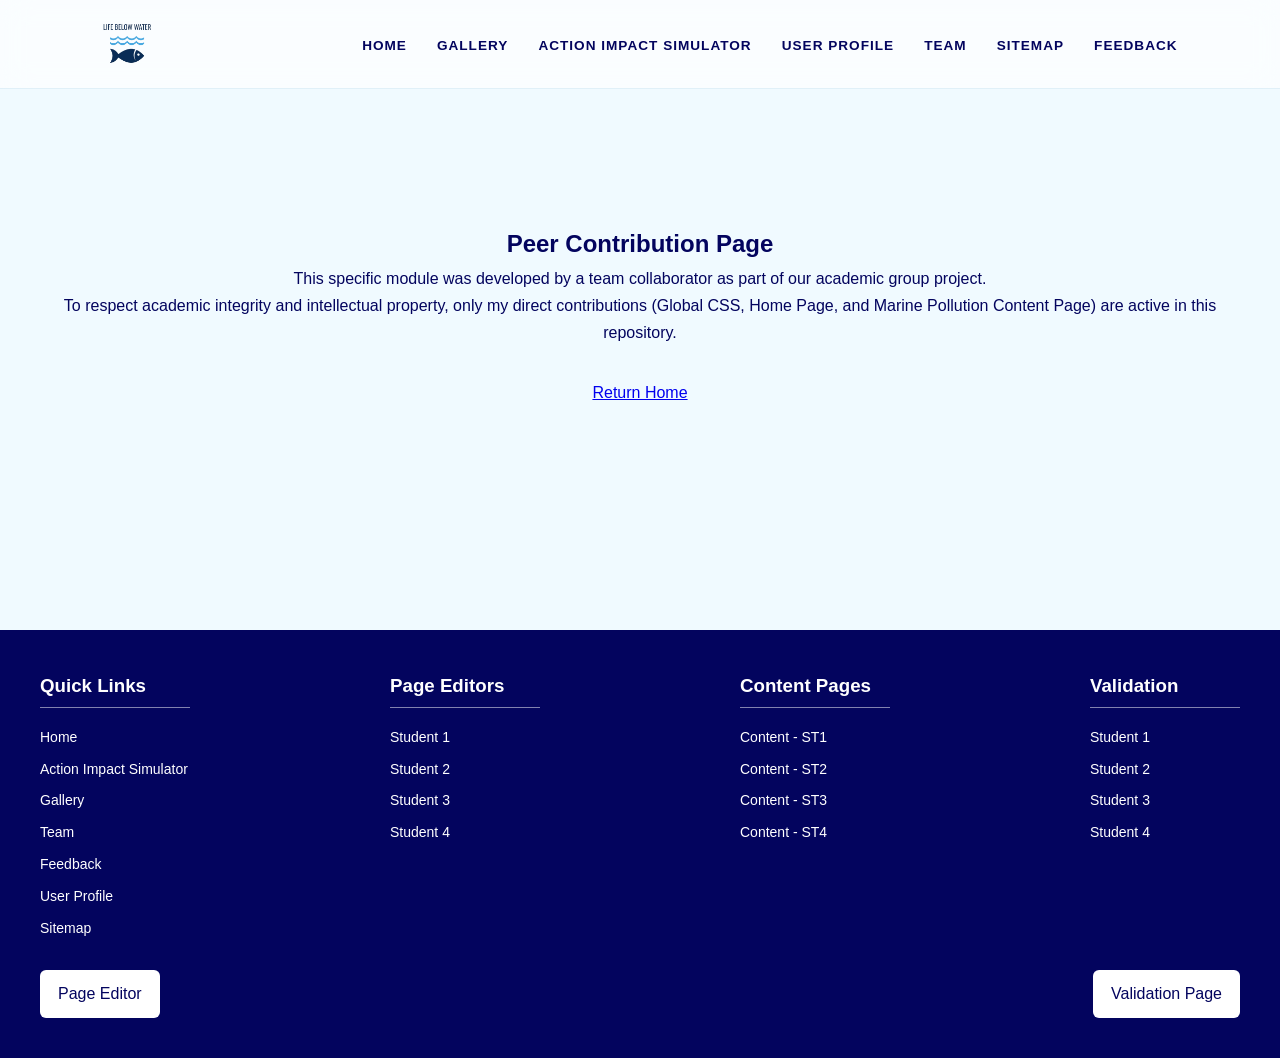
<file: Peer.html>
<!DOCTYPE html>
<html lang="en">
<head>
    <meta charset="UTF-8">
    <meta name="viewport" content="width=device-width, initial-scale=1.0">
    <title>Life Below Water | Peer Contribution</title>
    <link rel="stylesheet" href="Global.css">
    <style>
        .placeholder-container {
            display: flex;
            flex-direction: column;
            align-items: center;
            justify-content: center;
            min-height: 70vh;
            text-align: center;
            padding: 2rem;
        }
    </style>
</head>


<body>

    <header>
        <a href="index.html" class="logo">
            <img src="Student1_image18.png" alt="Life Below Water - SDG 14 Website Logo">
        </a>
        <nav>
            <ul>
                <li><a href="index.html">Home</a></li>
                <li><a href="Gallery.html">Gallery</a></li>
                <li><a href="Peer.html">Action Impact Simulator</a></li>
                <li><a href="Peer.html">User Profile</a></li>
                <li><a href="Peer.html">Team</a></li>
                <li><a href="Peer.html">Sitemap</a></li>
                <li><a href="Peer.html">Feedback</a></li>
            </ul>
        </nav>
    </header>
    
    <main class="placeholder-container">
        <h2>Peer Contribution Page</h2>
        <p>This specific module was developed by a team collaborator as part of our academic group project.</p>
        <p>To respect academic integrity and intellectual property, only my direct contributions (Global CSS, Home Page, and Marine Pollution Content Page) are active in this repository.</p>
        <a href="index.html" class="btn-cta" style="margin-top: 2rem;">Return Home</a>
    </main>


    <footer class="footer">

        <div class="footer-container">

        <div class="footer-column">
        <h3>Quick Links</h3>
        <a href="index.html">Home</a>
        <a href="Peer.html">Action Impact Simulator</a>
        <a href="Gallery.html">Gallery</a>
        <a href="Peer.html">Team</a>
        <a href="Peer.html">Feedback</a>
        <a href="Peer.html">User Profile</a>
        <a href="Peer.html">Sitemap</a>
        </div>

        <div class="footer-column">
        <h3>Page Editors</h3>
        <a href="pageEditor_ST1.html">Student 1</a>
        <a href="Peer.html">Student 2</a>
        <a href="Peer.html">Student 3</a>
        <a href="Peer.html">Student 4</a>
        </div>

        <div class="footer-column">
        <h3>Content Pages</h3>
        <a href="content_ST1.html">Content - ST1</a>
        <a href="Peer.html">Content - ST2</a>
        <a href="Peer.html">Content - ST3</a>
        <a href="Peer.html">Content - ST4</a>
        </div>

        <div class="footer-column">
        <h3>Validation</h3>
        <a href="validation_ST1.html">Student 1</a>
        <a href="Peer.html">Student 2</a>
        <a href="Peer.html">Student 3</a>
        <a href="Peer.html">Student 4</a>
        </div>

    </div>


    <div class="footer-bottom">
        <a href="pageEditor_ST1.html" class="footer-btn">Page Editor</a>
        <a href="validation_ST1.html" class="footer-btn">Validation Page</a>
    </div>

    </footer>

    </body>
</html>
</file>
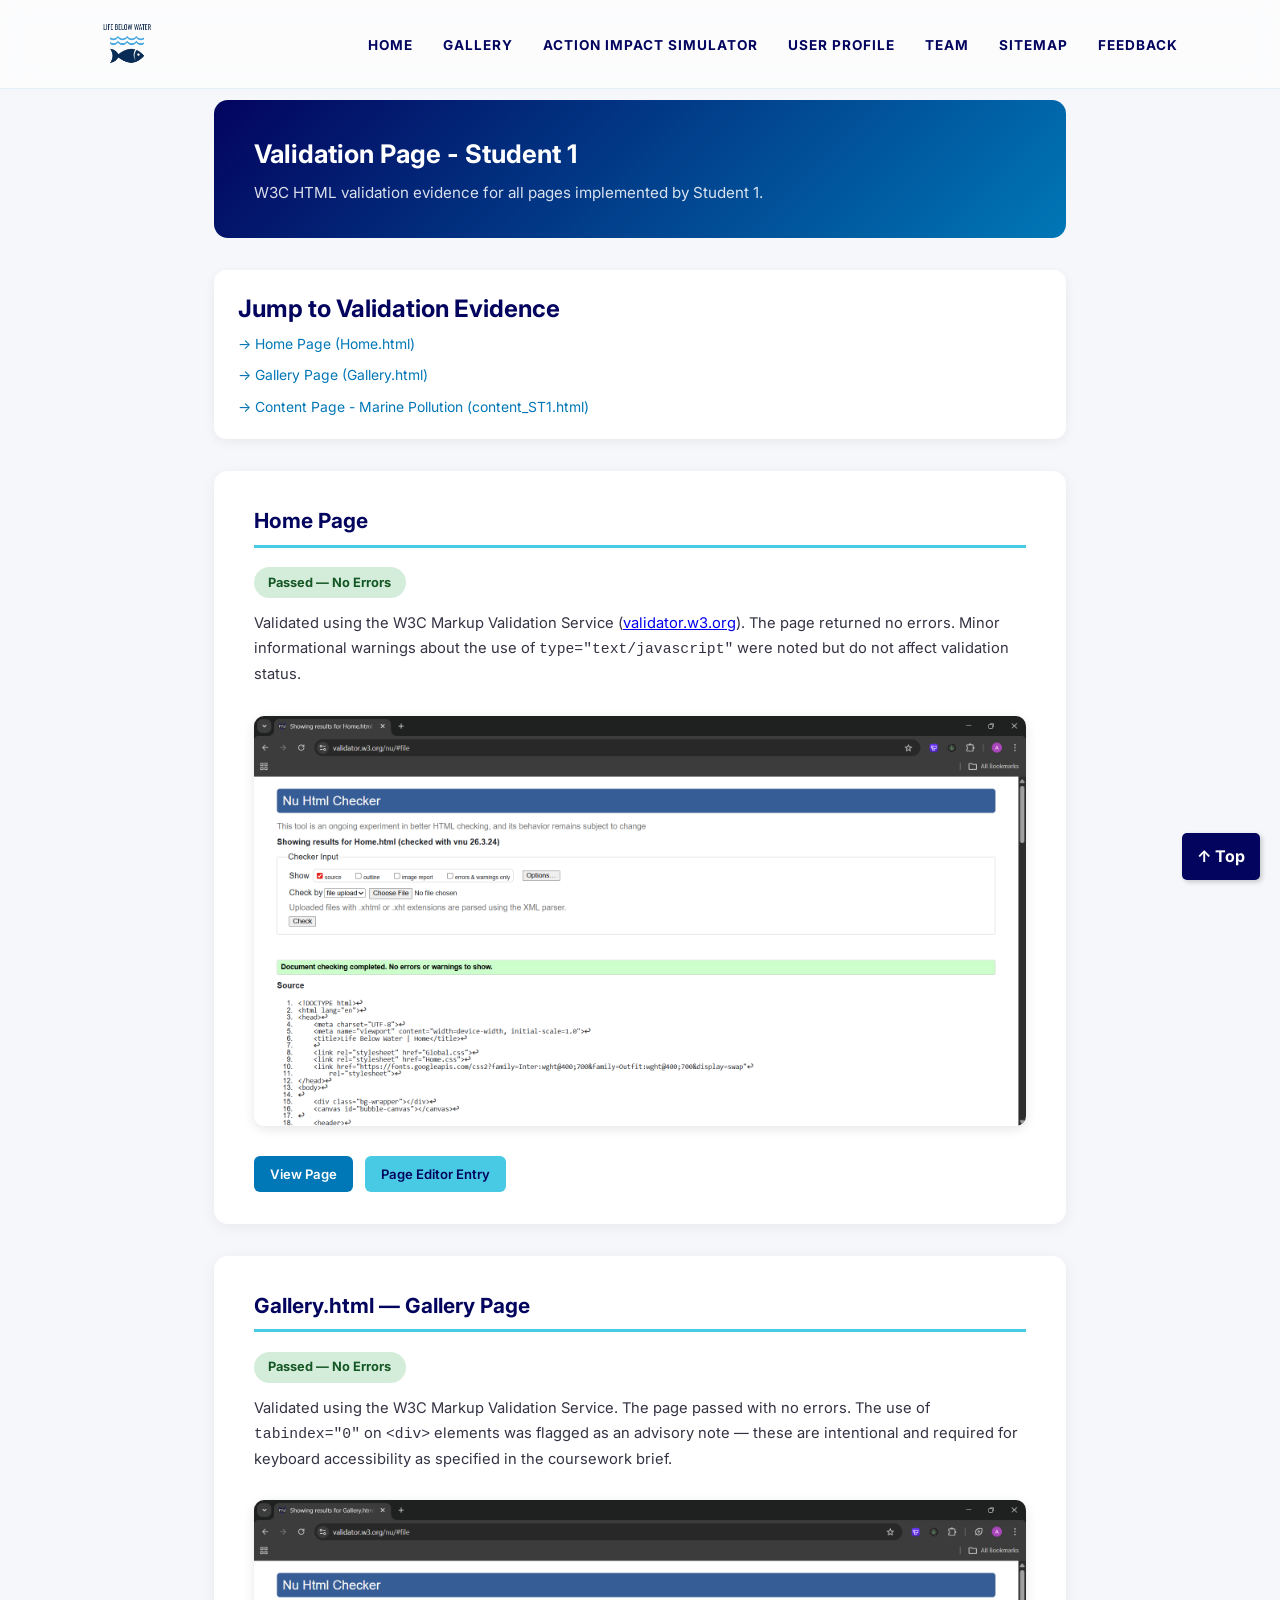
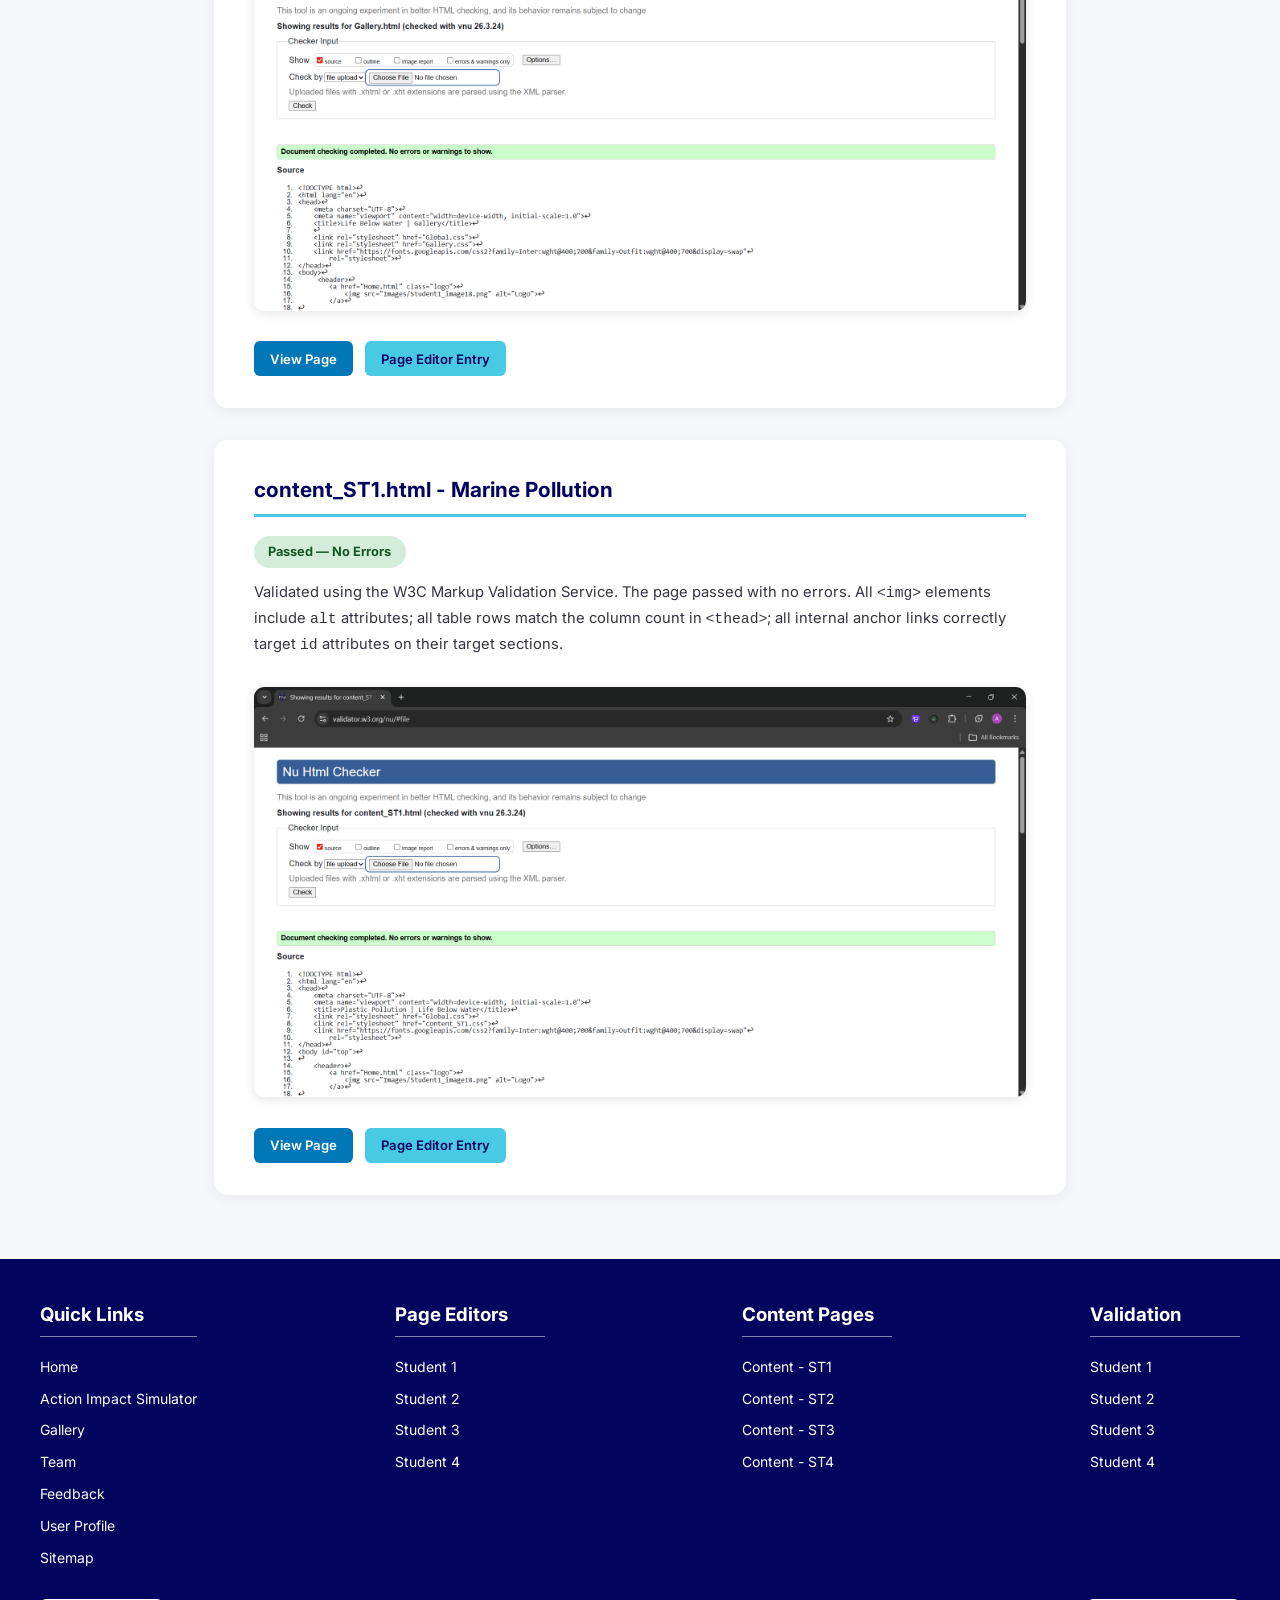
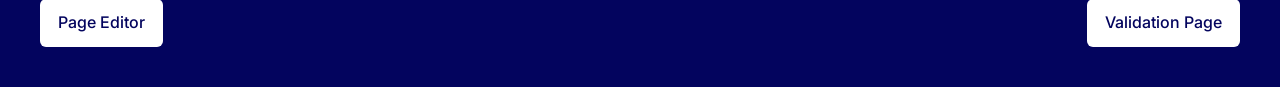
<file: validation_ST1.html>
<!DOCTYPE html>
<html lang="en">
<head>
    <meta charset="UTF-8">
    <meta name="viewport" content="width=device-width, initial-scale=1.0">
    <title>Life Below Water|Validation Page — Student 3</title>
    <link rel="stylesheet" href="Global.css">
    <link rel="stylesheet" href="validation_ST1.css">
    <link href="https://fonts.googleapis.com/css2?family=Inter:wght@400;700&family=Outfit:wght@400;700&display=swap" rel="stylesheet">
</head>
<body id="top">

    <header>
        <a href="index.html" class="logo">
            <img src="Student1_image18.png" alt="Life Below Water - SDG 14 Website Logo">
        </a>
        <nav>
            <ul>
                <li><a href="index.html">Home</a></li>
                <li><a href="Gallery.html">Gallery</a></li>
                <li><a href="Peer.html">Action Impact Simulator</a></li>
                <li><a href="Peer.html">User Profile</a></li>
                <li><a href="Peer.html">Team</a></li>
                <li><a href="Peer.html">Sitemap</a></li>
                <li><a href="Peer.html">Feedback</a></li>
            </ul>
        </nav>
    </header>

    <div class="val-wrapper">
        <div class="val-identity">
            <h1>Validation Page - Student 1</h1>
            <p>W3C HTML validation evidence for all pages implemented by Student 1.</p>
        </div>

        <div class="contents-list">
            <h2>Jump to Validation Evidence</h2>
            <ul>
                <li><a href="#val-Home">→ Home Page (Home.html)</a></li>
                <li><a href="#val-Gallery">→ Gallery Page (Gallery.html)</a></li>
                <li><a href="#val-contentST1">→ Content Page - Marine Pollution (content_ST1.html)</a></li>
            </ul>
        </div>

        <section class="val-card" id="val-Home">
            <h2>Home Page</h2>
            <span class="status-badge status-pass">Passed — No Errors</span>
            <p>Validated using the W3C Markup Validation Service (<a href="https://validator.w3.org" target="_blank" rel="noopener">validator.w3.org</a>). The page returned no errors. Minor informational warnings about the use of <code>type="text/javascript"</code> were noted but do not affect validation status.</p>
            
            <img src="Student1_image19.png" 
                alt="validation result for Home.htmlshowing no errors"
                class="screenshot-img">

            <a href="index.html" target="_blank" class="page-link-btn" rel="noopener">View Page </a>
            <a href="pageEditor_ST1.html#Home_page" target="_blank" class="page-link-btn" rel="noopener" style="margin-left:0.5rem;background:#48cae4;color:#03045e;">Page Editor Entry </a>
        </section>

        <section class="val-card" id="val-team">
            <h2>Gallery.html — Gallery Page</h2>
            <span class="status-badge status-pass">Passed — No Errors</span>
            <p>Validated using the W3C Markup Validation Service. The page passed with no errors. The use of <code>tabindex="0"</code> on <code>&lt;div&gt;</code> elements was flagged as an advisory note — these are intentional and required for keyboard accessibility as specified in the coursework brief.</p>
            
            <img src="Student1_image20.png"
                alt="validation result for Gallery.html showing no errors"
                class="screenshot-img">

            <a href="Gallery.html" target="_blank" class="page-link-btn" rel="noopener">View Page</a>
            <a href="pageEditor_ST1.html#Gallery_page" target="_blank" class="page-link-btn" rel="noopener" style="margin-left:0.5rem;background:#48cae4;color:#03045e;">Page Editor Entry </a>
        </section>

        <section class="val-card" id="val-content">
            <h2>content_ST1.html - Marine Pollution</h2>
            <span class="status-badge status-pass">Passed — No Errors</span>
            <p>Validated using the W3C Markup Validation Service. The page passed with no errors. All <code>&lt;img&gt;</code> elements include <code>alt</code> attributes; all table rows match the column count in <code>&lt;thead&gt;</code>; all internal anchor links correctly target <code>id</code> attributes on their target sections.</p>

            <img src="Student1_image21.png" 
                alt="validation result for content_ST1.htmlshowing no errors"
                class="screenshot-img">

            <a href="content_ST1.html" target="_blank" class="page-link-btn" rel="noopener">View Page </a>
            <a href="pageEditor_ST1.html#contentST1_page" target="_blank" class="page-link-btn" rel="noopener" style="margin-left:0.5rem;background:#48cae4;color:#03045e;">Page Editor Entry </a>
        </section>
    </div>

    <a href="#top" class="top-button">↑ Top</a>

    <footer class="footer">

        <div class="footer-container">

        <div class="footer-column">
        <h3>Quick Links</h3>
        <a href="index.html">Home</a>
        <a href="Peer.html">Action Impact Simulator</a>
        <a href="Gallery.html">Gallery</a>
        <a href="Peer.html">Team</a>
        <a href="Peer.html">Feedback</a>
        <a href="Peer.html">User Profile</a>
        <a href="Peer.html">Sitemap</a>
        </div>

        <div class="footer-column">
        <h3>Page Editors</h3>
        <a href="pageEditor_ST1.html">Student 1</a>
        <a href="Peer.html">Student 2</a>
        <a href="Peer.html">Student 3</a>
        <a href="Peer.html">Student 4</a>
        </div>

        <div class="footer-column">
        <h3>Content Pages</h3>
        <a href="content_ST1.html">Content - ST1</a>
        <a href="Peer.html">Content - ST2</a>
        <a href="Peer.html">Content - ST3</a>
        <a href="Peer.html">Content - ST4</a>
        </div>

        <div class="footer-column">
        <h3>Validation</h3>
        <a href="validation_ST1.html">Student 1</a>
        <a href="Peer.html">Student 2</a>
        <a href="Peer.html">Student 3</a>
        <a href="Peer.html">Student 4</a>
        </div>

    </div>


    <div class="footer-bottom">
        <a href="pageEditor_ST1.html" class="footer-btn">Page Editor</a>
        <a href="validation_ST1.html" class="footer-btn">Validation Page</a>
    </div>

    </footer>


</body>
</html>
</file>
<file: Global.css>
:root {
    --primary: #0077b6;       
    --secondary: #48cae4;     
    --dark: #03045e;          
    --white: #ffffff;
    --glass: rgba(255, 255, 255, 0.649);
    --transition: all 0.5s cubic-bezier(0.165, 0.84, 0.44, 1);
}

* {
    margin: 0;
    padding: 0;
    box-sizing: border-box;
}

body {
    font-family: 'Inter', sans-serif;
    background-color: #f0faff;
    color: var(--dark);
    line-height: 1.7;
    overflow-x: hidden;
}

header {
    background: var(--glass);
    backdrop-filter: blur(15px);
    -webkit-backdrop-filter: blur(15px);
    padding: 1.2rem 8%;
    display: flex;
    justify-content: space-between;
    align-items: center;
    position: fixed;
    top: 0;
    width: 100%;
    z-index: 1000;
    border-bottom: 1px solid rgba(0, 119, 182, 0.1);
}

.logo {
    display: flex;
    align-items: center;
    transition: var(--transition);
}

.logo img {
    max-height: 50px; 
    width: auto;
    object-fit: contain; 
}

.logo:hover {
    opacity: 0.8; 
}
nav ul {
    display: flex;
    list-style: none;
    gap: 30px;
}

nav a {
    text-decoration: none;
    color: var(--dark);
    font-size: 0.85rem;
    font-weight: 700;
    text-transform: uppercase;
    letter-spacing: 1px;
    transition: var(--transition);
}

nav a:hover, nav a.active { color: var(--primary); }

.footer {
  background-color: #03045e;
  color: white;
  padding: 40px 20px;
  margin-top: 0;
}

.footer-container {
  display: flex;
  justify-content: space-between;
  flex-wrap: wrap;
  max-width: 1200px;
  margin: auto;
}

.footer-column {
  display: flex;
  flex-direction: column;
  gap: 8px;
  min-width: 150px;
}

.footer-column h3 {
  margin-bottom: 10px;
  padding-bottom: 5px;
  border-bottom: 1px solid rgba(255, 255, 255, 0.5);
}

.footer-column a {
  color: white;
  text-decoration: none;
  font-size: 14px;
  transition: 0.3s;
}

.footer-column a:hover {
  text-decoration: underline;
  opacity: 0.8;
}

.footer-bottom {
  margin-top: 30px;
  display: flex;
  justify-content: space-between;
  align-items: center;
  max-width: 1200px;
  margin-left: auto;
  margin-right: auto;
}

.footer-btn {
  background-color: white;
  color:#03045e;
  padding: 10px 18px;
  border-radius: 6px;
  text-decoration: none;
  font-weight: 500;
  transition: 0.3s;
}

.footer-btn:hover {
  background-color: #e0e0e0;
}

.top-button {
      position: fixed;
      bottom: 20px;
      right: 20px;
      background-color: var(--dark);
      color: white;
      padding: 10px 15px;
      border: none;
      border-radius: 5px;
      text-decoration: none;
      font-weight: bold;
      box-shadow: 2px 2px 5px rgba(0,0,0,0.2);
    }

    .top-button:hover {
      background-color: var(--primary);
    }
</file>
<file: Home.css>
.bg-wrapper {
    position: fixed;
    top: 0;
    left: 0;
    width: 100%;
    height: 100%;
    z-index: -2;
    background: url('https://images.unsplash.com/photo-1551244072-5d12893278ab?q=80&w=2000&auto=format&fit=crop') no-repeat center center fixed;
    background-size: cover;
}

#bubble-canvas {
    position: fixed;
    top: 0;
    left: 0;
    width: 100%;
    height: 100%;
    z-index: -1;
    pointer-events: none;
}

/* --- HERO SECTION --- */
.hero {
    height: 100vh;
    display: flex;
    align-items: center;
    padding: 0 8%;
    text-align: left;
}

.hero-content {
    max-width: 800px;
    background: rgba(255, 255, 255, 0.1);
    padding: 40px;
    border-radius: 20px;
    backdrop-filter: blur(5px);
    border: 1px solid rgba(255, 255, 255, 0.2);
    animation: fadeIn 1.2s ease-out;
}

@keyframes fadeIn {
    from { opacity: 0; transform: translateY(20px); }
    to { opacity: 1; transform: translateY(0); }
}

.hero h1 {
    font-family: 'Montserrat', sans-serif;
    font-size: clamp(3rem, 10vw, 5rem);
    line-height: 1;
    margin-bottom: 20px;
    color: white;
    text-transform: uppercase;
}

.hero p {
    font-size: 1.4rem;
    margin-bottom: 40px;
    color:white;
    font-weight: 500;
}

.btn-cta {
    padding: 18px 45px;
    background: var(--primary);
    color: var(--white);
    text-decoration: none;
    border-radius: 4px;
    font-weight: 800;
    text-transform: uppercase;
    letter-spacing: 2px;
    transition: var(--transition);
    display: inline-block;
}

/* --- CONTENT GRID --- */
.section {
    padding: 100px 8%;
    background: var(--white);
}

/* MISSION SECTION */
.mission {
    background: #f0faff;
    padding: 100px 8%;
    display: flex;
    justify-content: center;
}

.mission-container {
    max-width: 900px;
    width: 100%;
}

/* BUTTON INSIDE CARD */
.mission-card .mission-btn {
    background-color: #03045e;
    color: #ffffff;
    padding: 12px 25px;
    border-radius: 12px;
    text-decoration: none;
    font-weight: 600;
    transition: all 0.3s ease;
}

.mission-card .mission-btn:hover {
    background-color: #023e8a;
    transform: scale(1.05);
}


/* Container for all cards */
.card-container {
  display: flex;
  flex-wrap: wrap;       /* Allows cards to wrap on smaller screens */
  gap: 20px;             /* Space between cards */
  justify-content: center; /* Center cards in container */
  padding: 20px;
  background-color: #f5f9fc; /* Light background for contrast */
}

/* Individual card styling */
.card {
  background-color: #ffffff;
  border-radius: 12px;
  box-shadow: 0 4px 12px rgba(0,0,0,0.1);
  overflow: hidden;
  width: 300px;           /* Fixed width for desktop; flexible on mobile */
  display: flex;
  flex-direction: column;
  transition: transform 0.3s, box-shadow 0.3s;
}

/* Hover effect for interactivity */
.card:hover {
  transform: translateY(-5px);
  box-shadow: 0 8px 20px rgba(0,0,0,0.15);
}

/* Card image */
.card-img {
  width: 100%;
  height: 180px;
  object-fit: cover; /* Ensures image covers the space without distortion */
}

/* Card content */
.card-content {
  padding: 15px 20px;
  display: flex;
  flex-direction: column;
  gap: 10px;
}

/* Heading */
.card-heading {
  font-size: 1.5rem;
  color: #0a5275; /* Deep ocean blue */
  margin: 0;
}

/* Paragraph text */
.card-content p {
  font-size: 1rem;
  color: #333333;
  line-height: 1.5;
}

/* Highlights / list */
.card-highlights {
  list-style-type: disc;
  padding-left: 20px;
  margin: 0;
  color: #0a5275;
}

/* IMAGE CONTENT CARDS */
.content-card {
    background: rgba(255, 255, 255, 0.08);
    backdrop-filter: blur(10px);
    border-radius: 15px;
    overflow: hidden;
    cursor: pointer;
    transition: all 0.3s ease;
    color: var(--primary);
    border: 1px solid rgba(255,255,255,0.1);
}

.content-card:hover {
    transform: translateY(-8px) scale(1.03);
    box-shadow: 0 10px 25px rgba(0,0,0,0.3);
}

/* IMAGE */
.content-img {
    width: 100%;
    height: 180px;
    object-fit: cover;
}

/* TEXT AREA */
.content-info {
    padding: 20px;
    text-align: center;
}

.content-info h3 {
    margin-bottom: 10px;
    font-size: 1.3rem;
}

.content-info p {
    font-size: 0.95rem;
    opacity: 0.85;
}

.topics-section {
    padding: 60px 40px;
    text-align: center;
    background: #f5f9fc;
}

.section-title {
    font-size: 2rem;
    margin-bottom: 30px;
    color: #023e8a;
}

.topics-container {
    display: flex;
    justify-content: center;
    gap: 25px;
    flex-wrap: wrap;
}

.topic-card {
    width: 250px;
    background: #ffffff;
    border-radius: 15px;
    overflow: hidden;
    text-decoration: none;
    color: inherit;
    box-shadow: 0 4px 10px rgba(0,0,0,0.1);
    transition: transform 0.3s;
}

.topic-card:hover {
    transform: translateY(-8px);
}

.topic-card img {
    width: 100%;
    height: 160px;
    object-fit: cover;
}

.topic-card h3 {
    margin: 15px 10px 5px;
    color: #0077b6;
}

.topic-card p {
    font-size: 0.9rem;
    padding: 0 10px 15px;
}
/* --- REVEAL ON SCROLL --- */
.reveal {
    opacity: 0;
    transform: translateY(40px);
    transition: 1s all ease;
}
.reveal.active {
    opacity: 1;
    transform: translateY(0);
}
</file>
<file: content_ST1.css>
/* Layout Styling */
.page-wrapper {
    display: flex;
    max-width: 1200px;
    margin: 120px auto 60px; /* Space for the fixed header */
    gap: 40px;
    padding: 0 5%;
}

/* Sidebar Styling using Global Theme */
.side-nav {
    width: 800px;
    position: sticky;
    top: 100px;
    height: fit-content;
    background: white;
    padding: 25px;
    border-radius: 12px;
    box-shadow: 0 10px 30px rgba(3, 4, 94, 0.05);
}

.side-nav-title {
    font-weight: 800;
    color: var(--dark);
    text-transform: uppercase;
    font-size: 0.8rem;
    margin-bottom: 20px;
    letter-spacing: 1px;
}

.side-nav ul { list-style: none; }
.side-nav li { margin-bottom: 12px; }
.side-nav a {
    text-decoration: none;
    color: #666;
    font-size: 0.9rem;
    transition: var(--transition);
}

.side-nav a:hover { color: var(--primary); padding-left: 5px; }

/* Content Sections */
.intro-box { margin-bottom: 40px; }
.intro-box h1 { color: var(--dark); font-size: 2.5rem; margin-bottom: 10px; }
.intro-box p {color: #333;}

.content-card {
    background: white;
    border-radius: 15px;
    overflow: hidden;
    margin-bottom: 35px;
    box-shadow: 0 5px 20px rgba(0,0,0,0.05);
    transition: var(--transition);
    border: 1px solid rgba(0, 119, 182, 0.05);
}

.content-card:hover { transform: translateY(-5px); box-shadow: 0 15px 35px rgba(0,0,0,0.1); }

.card-image { position: relative; height: 280px; }
.card-image img { width: 100%; height: 100%; object-fit: cover; }

.card-text { padding: 30px; }
.card-text h2 { color: var(--primary); margin-bottom: 15px; font-size: 1.4rem; }
.card-text p { color: #444; font-size: 1rem; }

/* Responsive Adjustments */
@media (max-width: 900px) {
    .page-wrapper { flex-direction: column; margin-top: 100px; }
    .side-nav { width: 100%; position: relative; top: 0; }
}
</file>
<file: pageEditor_ST1.css>
* { box-sizing: border-box; margin: 0; padding: 0; }

        body {
            font-family: 'Segoe UI', Arial, sans-serif;
            background: #f5f7fa;
            color: #222;
            line-height: 1.75;
        }

        /* Reuse global header/footer from style.css */
        header{
            position: relative;
            z-index: 1000;;
        }
        .pe-wrapper {
            display: flex;
            max-width: 1100px;
            margin: 100px auto 4rem;
            margin-top: 80px; 
            gap: 2rem;
            padding: 0 1.5rem;
        }

        /* ---- Sticky sidebar TOC ---- */
        .pe-sidebar {
            width: 220px;
            flex-shrink: 0;
            position: sticky;
            top: 100px;
            align-self: flex-start;
        }

        .pe-sidebar nav {
            background: white;
            border-radius: 12px;
            padding: 1.2rem;
            box-shadow: 0 3px 15px rgba(0,0,0,0.07);
        }

        .pe-sidebar nav h3 {
            font-size: 0.72rem;
            text-transform: uppercase;
            letter-spacing: 1.5px;
            color: #0077b6;
            margin-bottom: 0.8rem;
        }

        .pe-sidebar nav ul {
            list-style: none;
            display: flex;
            flex-direction: column;
            gap: 4px;
        }

        .pe-sidebar nav ul li a {
            font-size: 0.82rem;
            color: #333;
            text-decoration: none;
            padding: 3px 6px;
            border-radius: 4px;
            display: block;
            transition: 0.2s;
        }

        .pe-sidebar nav ul li a:hover {
            background: #e0f0ff;
            color: #0077b6;
        }

        /* ---- Main report area ---- */
        .pe-main {
            flex: 1;
        }

        .pe-card {
            background: white;
            border-radius: 14px;
            padding: 2rem 2.5rem;
            box-shadow: 0 3px 15px rgba(0,0,0,0.06);
            margin-bottom: 2rem;
            scroll-margin-top: 100px;
        }

        .pe-card h2 {
            font-size: 1.4rem;
            color: #03045e;
            border-bottom: 3px solid #48cae4;
            padding-bottom: 0.4rem;
            margin-bottom: 1.2rem;
        }

        .pe-card h3 {
            font-size: 1.05rem;
            color: #0077b6;
            margin: 1.2rem 0 0.5rem;
        }

        .pe-card p, .pe-card li {
            font-size: 0.93rem;
            color: #334;
        }

        .pe-card ul, .pe-card ol {
            margin: 0.5rem 0 0.5rem 1.2rem;
        }

        .pe-card ul li, .pe-card ol li {
            margin-bottom: 4px;
        }

        /* Identity banner at top */
        .pe-identity {
            background: linear-gradient(135deg, #03045e, #0077b6);
            color: white;
            border-radius: 14px;
            padding: 2rem 2.5rem;
            margin-bottom: 2rem;
            display: flex;
            justify-content: space-between;
            align-items: center;
            flex-wrap: wrap;
            gap: 1rem;
        }

        .pe-identity h1 { font-size: 1.6rem; }
        .pe-identity .role-badge {
            background: rgba(255,255,255,0.15);
            border: 1px solid rgba(255,255,255,0.3);
            padding: 0.4rem 1rem;
            border-radius: 30px;
            font-size: 0.85rem;
            font-weight: 600;
        }

        /* Page links */
        .page-link-btn {
            display: inline-block;
            margin-top: 0.5rem;
            background: #0077b6;
            color: white;
            padding: 0.4rem 1rem;
            border-radius: 6px;
            font-size: 0.82rem;
            font-weight: 600;
            text-decoration: none;
            transition: 0.2s;
        }

        .page-link-btn:hover { background: #03045e; }

        /* Meetings table */
        .meetings-table {
            width: 100%;
            border-collapse: collapse;
            font-size: 0.85rem;
            margin-top: 0.8rem;
        }

        .meetings-table th {
            background: #0077b6;
            color: white;
            padding: 0.6rem 0.8rem;
            text-align: left;
        }

        .meetings-table td {
            padding: 0.55rem 0.8rem;
            border-bottom: 1px solid #e5eeff;
            vertical-align: top;
        }

        .meetings-table tr:nth-child(even) td { background: #f5faff; }


        @media (max-width: 768px) {
            .pe-wrapper { flex-direction: column; }
            .pe-sidebar { width: 100%; position: static; }
        }
</file>
<file: validation_ST1.css>
body { background: #f5f7fa; }

        .val-wrapper {
            max-width: 900px;
            margin: 100px auto 4rem;
            padding: 0 1.5rem;
        }

        .val-identity {
            background: linear-gradient(135deg, #03045e, #0077b6);
            color: white;
            border-radius: 14px;
            padding: 2rem 2.5rem;
            margin-bottom: 2rem;
        }

        .val-identity h1 { font-size: 1.6rem; }
        .val-identity p  { opacity:0.85; margin-top:0.3rem; font-size:0.95rem; }

        .val-card {
            background: white;
            border-radius: 14px;
            padding: 2rem 2.5rem;
            box-shadow: 0 3px 15px rgba(0,0,0,0.06);
            margin-bottom: 2rem;
            scroll-margin-top: 100px;
        }

        .val-card h2 {
            font-size: 1.3rem;
            color: #03045e;
            border-bottom: 3px solid #48cae4;
            padding-bottom: 0.4rem;
            margin-bottom: 1.2rem;
        }

        .val-card p { font-size:0.92rem; color:#334; margin-bottom:0.8rem; }

        /* Placeholder screenshot box */
        .screenshot-placeholder {
            width: 100%;
            min-height: 200px;
            background: #e8f4ff;
            border: 2px dashed #0077b6;
            border-radius: 10px;
            display: flex;
            flex-direction: column;
            align-items: center;
            justify-content: center;
            text-align: center;
            padding: 1em;
            color: #0077b6;
            font-size: 0.9rem;
            margin: 1rem 0;
        }

        .screenshot-placeholder .icon { font-size: 2.5rem; margin-bottom: 0.5rem; }
        .screenshot-placeholder strong { display:block; margin-bottom:0.3rem; }

        .status-badge {
            display: inline-block;
            padding: 0.3rem 0.9rem;
            border-radius: 20px;
            font-size: 0.8rem;
            font-weight: 700;
            margin-bottom: 0.8rem;
        }

        .status-pass { background: #d4edda; color: #155724; }

        .page-link-btn {
            display: inline-block;
            background: #0077b6;
            color: white;
            padding: 0.4rem 1rem;
            border-radius: 6px;
            font-size: 0.82rem;
            font-weight: 600;
            text-decoration: none;
            transition: 0.2s;
            margin-top:0.4rem;
        }

        .page-link-btn:hover { background: #03045e; }

        /* Contents list */
        .contents-list {
            background: white;
            border-radius:12px;
            padding: 1.2rem 1.5rem;
            box-shadow: 0 3px 12px rgba(0,0,0,0.06);
            margin-bottom: 2rem;
        }

        .contents-list h3 {
            font-size: 0.78rem;
            text-transform: uppercase;
            letter-spacing: 1.5px;
            color: #0077b6;
            margin-bottom: 0.6rem;
        }

        .contents-list ul {
            list-style: none;
            display: flex;
            flex-direction: column;
            gap: 4px;
        }

        .contents-list ul li a {
            font-size: 0.87rem;
            color: #0077b6;
            text-decoration: none;
        }

        .contents-list ul li a:hover { text-decoration: underline; }


        .screenshot-img {
            width: 100%;
            border-radius: 10px;
            margin: 1rem 0;
            box-shadow: 0 3px 12px rgba(0,0,0,0.1);
        }
</file>
